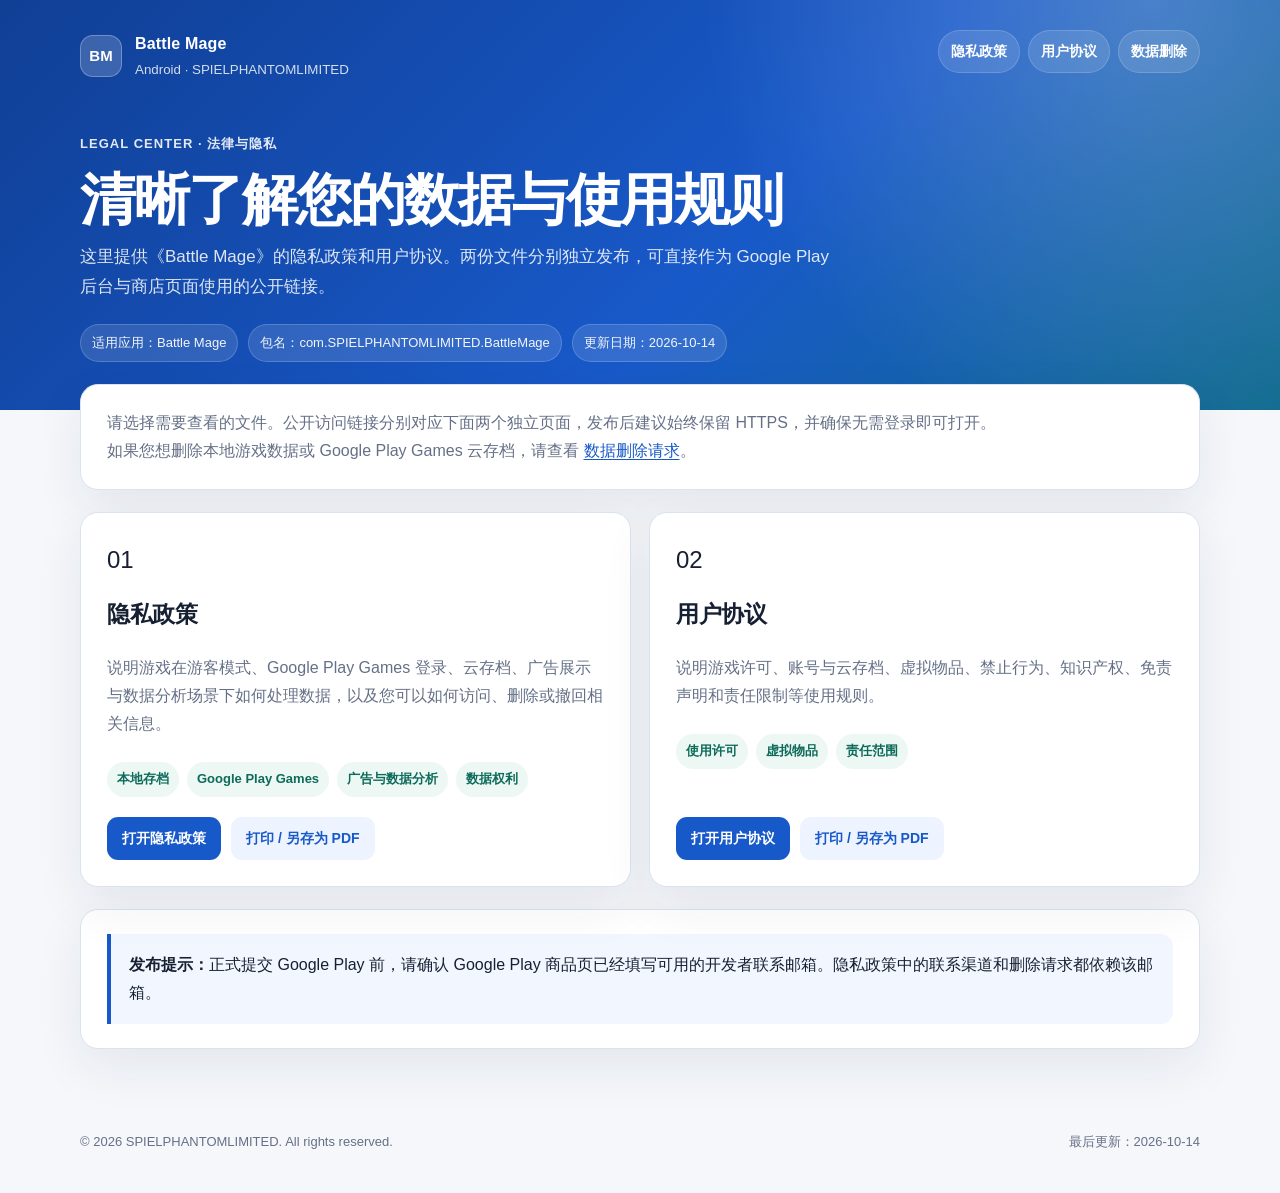
<file: legal-site/index.html>
<!doctype html>
<html lang="zh-CN">
<head>
  <meta charset="utf-8">
  <meta name="viewport" content="width=device-width, initial-scale=1">
  <meta name="theme-color" content="#1859c9">
  <meta name="description" content="《Battle Mage》隐私政策与用户协议入口。">
  <title>Battle Mage | 法律与隐私</title>
  <link rel="stylesheet" href="styles.css">
</head>
<body>
  <header class="site-header">
    <div class="shell">
      <div class="header-row">
        <div class="brand">
          <div class="brand-mark">BM</div>
          <div>Battle Mage<small>Android · SPIELPHANTOMLIMITED</small></div>
        </div>
        <nav class="topnav" aria-label="法律文件导航">
          <a href="privacy-policy.html">隐私政策</a>
          <a href="terms-of-service.html">用户协议</a>
          <a href="data-deletion.html">数据删除</a>
        </nav>
      </div>
      <div class="hero">
        <span class="eyebrow">Legal Center · 法律与隐私</span>
        <h1>清晰了解您的数据与使用规则</h1>
        <p>这里提供《Battle Mage》的隐私政策和用户协议。两份文件分别独立发布，可直接作为 Google Play 后台与商店页面使用的公开链接。</p>
        <div class="meta-row">
          <span class="meta-pill">适用应用：Battle Mage</span>
          <span class="meta-pill">包名：com.SPIELPHANTOMLIMITED.BattleMage</span>
          <span class="meta-pill">更新日期：2026-10-14</span>
        </div>
      </div>
    </div>
  </header>

  <div class="shell page">
    <div class="panel intro-card">
      <p>请选择需要查看的文件。公开访问链接分别对应下面两个独立页面，发布后建议始终保留 HTTPS，并确保无需登录即可打开。</p>
      <p>如果您想删除本地游戏数据或 Google Play Games 云存档，请查看 <a href="data-deletion.html">数据删除请求</a>。</p>
    </div>

    <div class="home-grid">
      <article class="panel doc-card">
        <div class="icon" aria-hidden="true">01</div>
        <h2>隐私政策</h2>
        <p>说明游戏在游客模式、Google Play Games 登录、云存档、广告展示与数据分析场景下如何处理数据，以及您可以如何访问、删除或撤回相关信息。</p>
        <div class="badge-row">
          <span class="badge">本地存档</span>
          <span class="badge">Google Play Games</span>
          <span class="badge">广告与数据分析</span>
          <span class="badge">数据权利</span>
        </div>
        <div class="actions">
          <a class="button" href="privacy-policy.html">打开隐私政策</a>
          <a class="button secondary" href="privacy-policy.html#print">打印 / 另存为 PDF</a>
        </div>
      </article>

      <article class="panel doc-card">
        <div class="icon" aria-hidden="true">02</div>
        <h2>用户协议</h2>
        <p>说明游戏许可、账号与云存档、虚拟物品、禁止行为、知识产权、免责声明和责任限制等使用规则。</p>
        <div class="badge-row">
          <span class="badge">使用许可</span>
          <span class="badge">虚拟物品</span>
          <span class="badge">责任范围</span>
        </div>
        <div class="actions">
          <a class="button" href="terms-of-service.html">打开用户协议</a>
          <a class="button secondary" href="terms-of-service.html#print">打印 / 另存为 PDF</a>
        </div>
      </article>
    </div>

    <div class="panel intro-card" style="margin-top: 22px;">
      <div class="notice">
        <strong>发布提示：</strong>正式提交 Google Play 前，请确认 Google Play 商品页已经填写可用的开发者联系邮箱。隐私政策中的联系渠道和删除请求都依赖该邮箱。
      </div>
    </div>
  </div>

  <footer class="site-footer">
    <div class="shell">
      <span>© 2026 SPIELPHANTOMLIMITED. All rights reserved.</span>
      <span>最后更新：2026-10-14</span>
    </div>
  </footer>
</body>
</html>
</file>
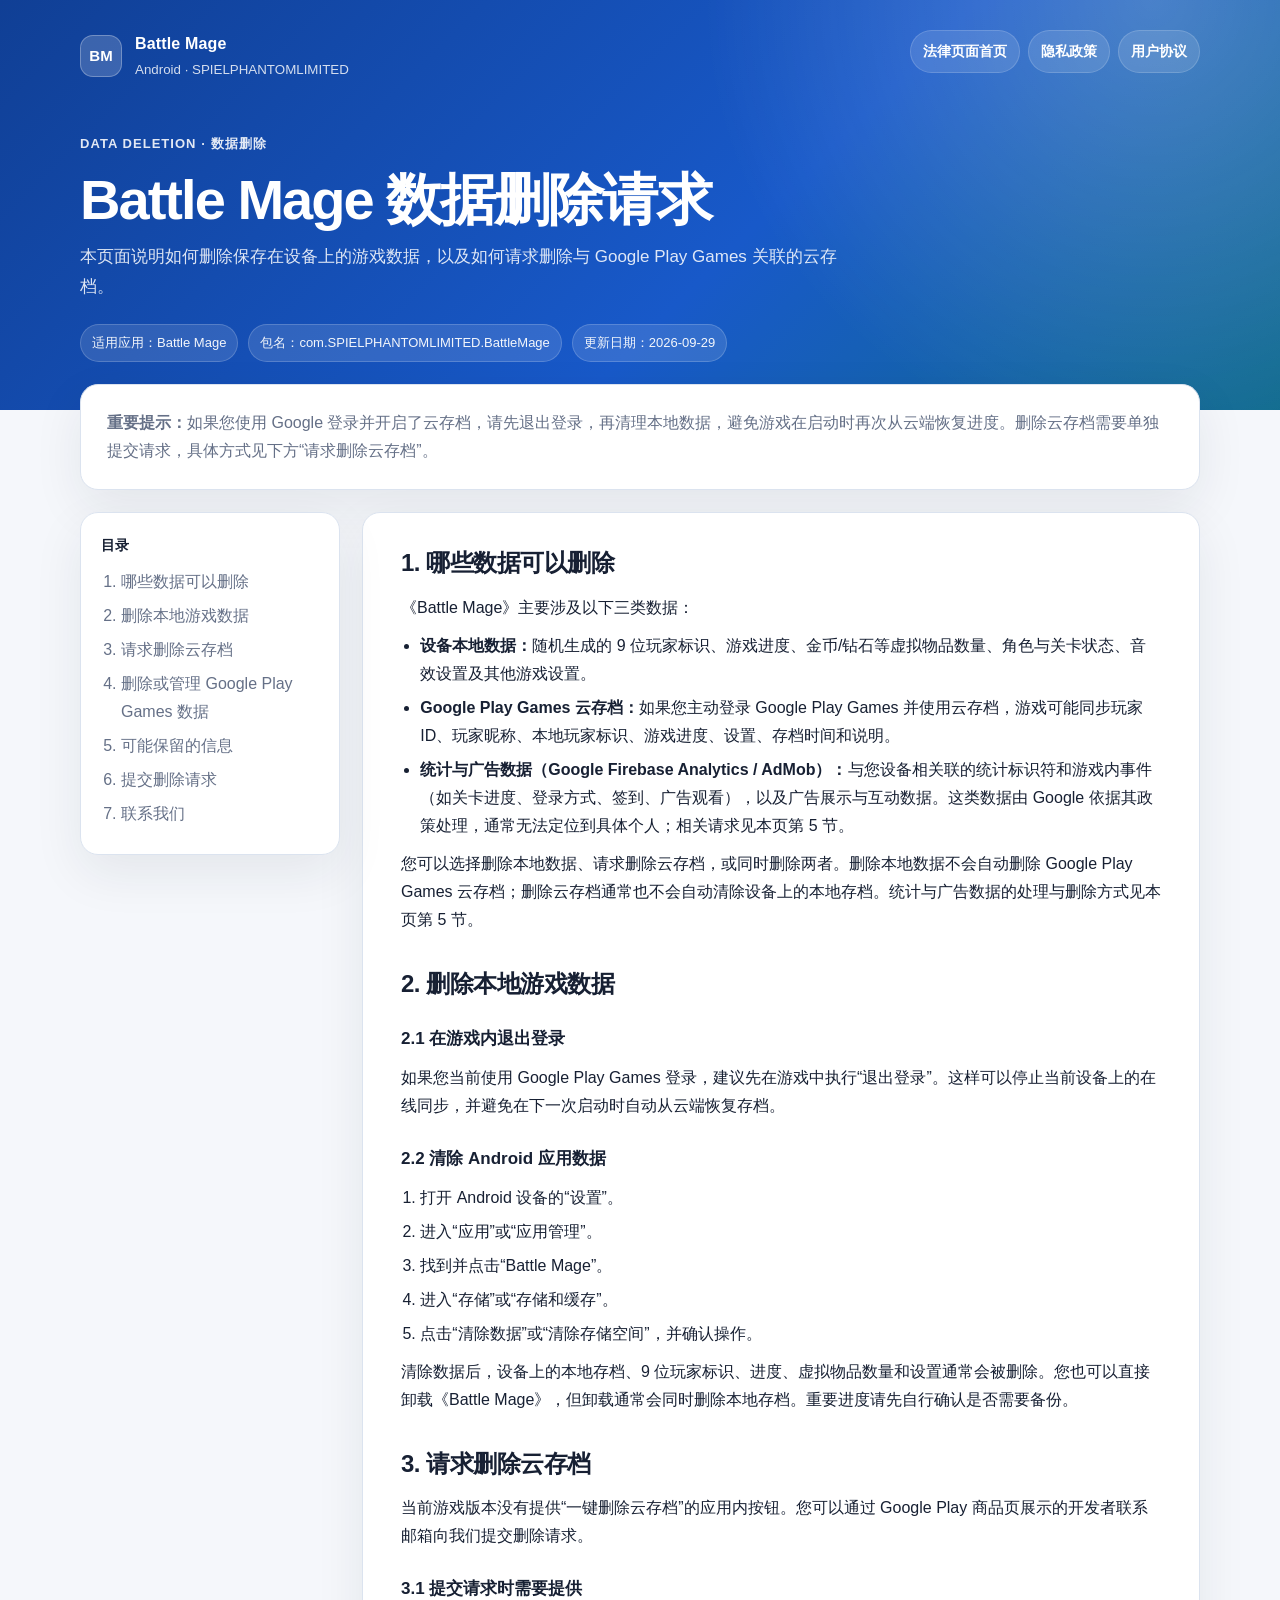
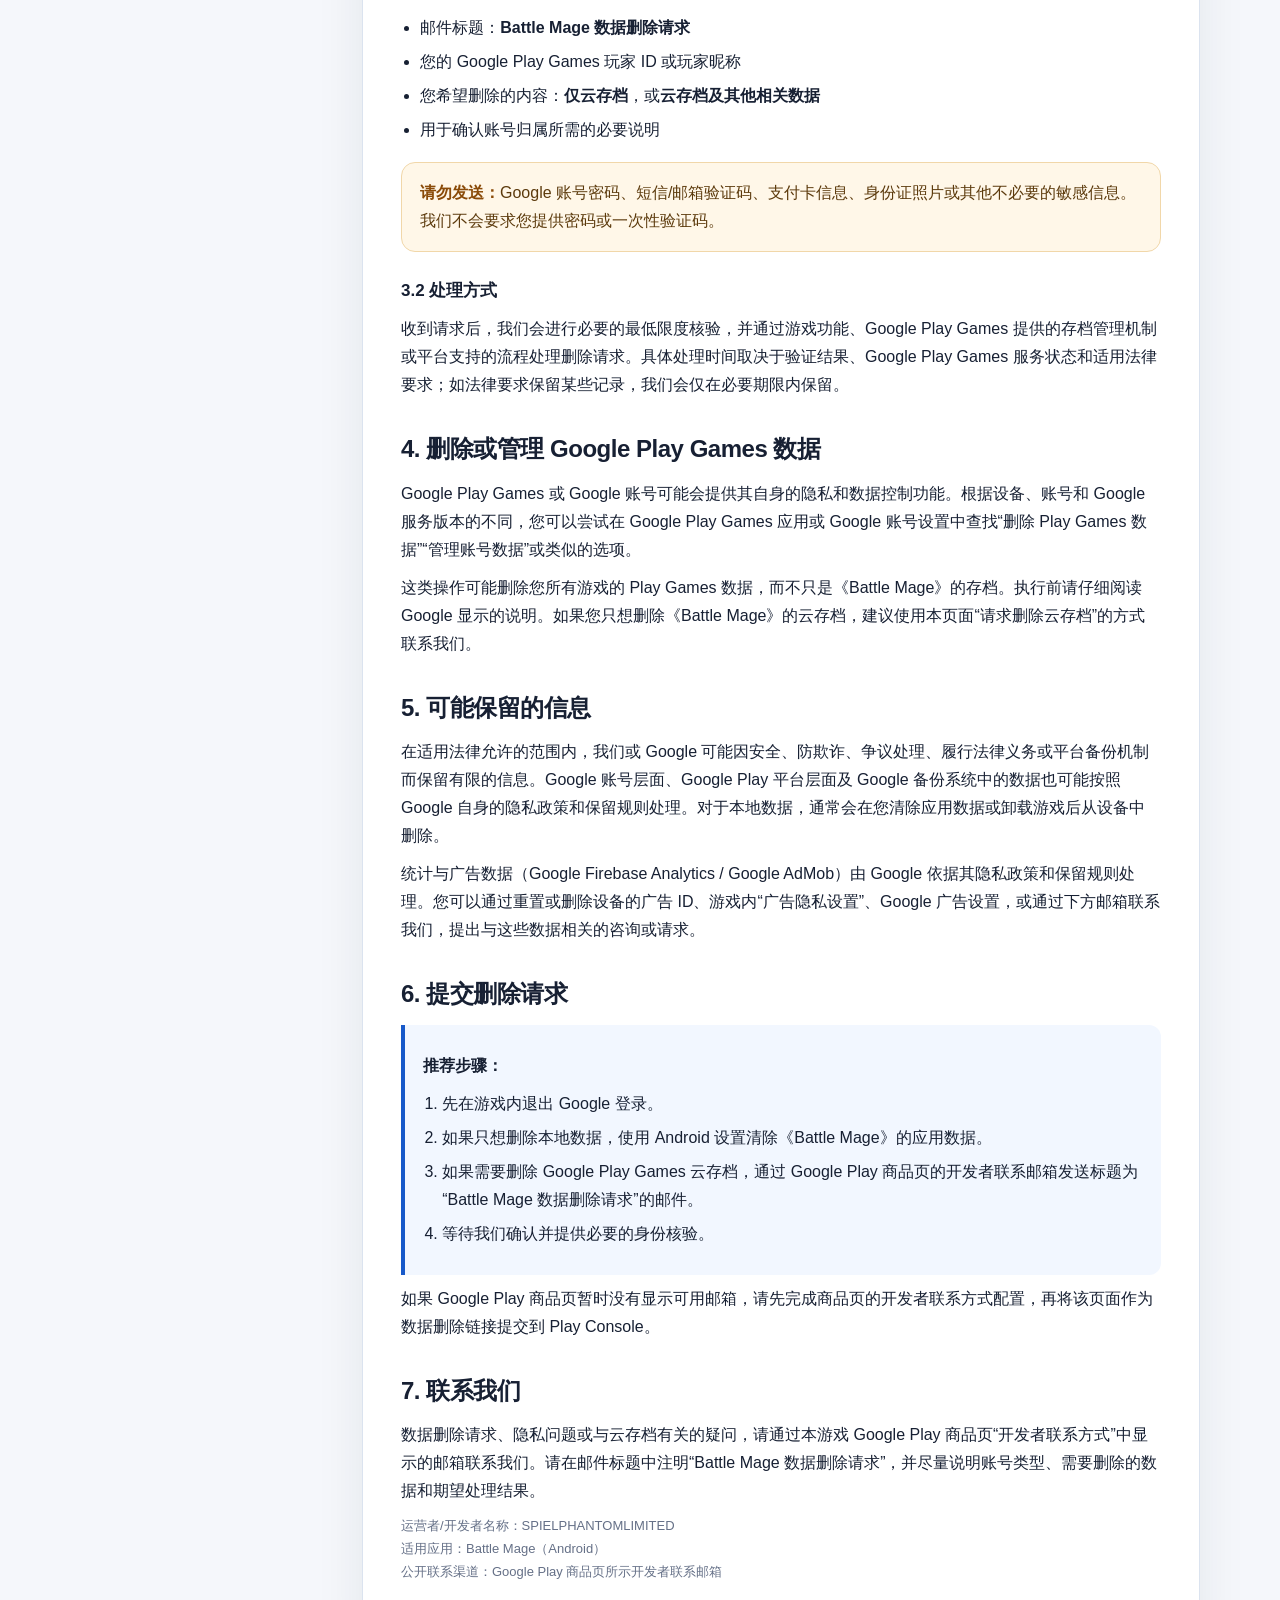
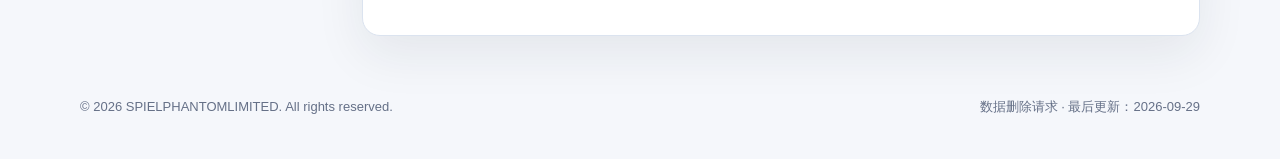
<file: legal-site/data-deletion.html>
<!doctype html>
<html lang="zh-CN">
<head>
  <meta charset="utf-8">
  <meta name="viewport" content="width=device-width, initial-scale=1">
  <meta name="theme-color" content="#1859c9">
  <meta name="description" content="《Battle Mage》数据删除请求页面：说明如何删除本地游戏数据和 Google Play Games 云存档。">
  <title>Battle Mage 数据删除请求</title>
  <link rel="stylesheet" href="styles.css">
</head>
<body>
  <header class="site-header">
    <div class="shell">
      <div class="header-row">
        <div class="brand">
          <div class="brand-mark">BM</div>
          <div>Battle Mage<small>Android · SPIELPHANTOMLIMITED</small></div>
        </div>
        <nav class="topnav" aria-label="法律文件导航">
          <a href="index.html">法律页面首页</a>
          <a href="privacy-policy.html">隐私政策</a>
          <a href="terms-of-service.html">用户协议</a>
        </nav>
      </div>
      <div class="hero">
        <span class="eyebrow">Data Deletion · 数据删除</span>
        <h1>Battle Mage 数据删除请求</h1>
        <p>本页面说明如何删除保存在设备上的游戏数据，以及如何请求删除与 Google Play Games 关联的云存档。</p>
        <div class="meta-row">
          <span class="meta-pill">适用应用：Battle Mage</span>
          <span class="meta-pill">包名：com.SPIELPHANTOMLIMITED.BattleMage</span>
          <span class="meta-pill">更新日期：2026-09-29</span>
        </div>
      </div>
    </div>
  </header>

  <div class="shell page">
    <div class="panel intro-card">
      <p><strong>重要提示：</strong>如果您使用 Google 登录并开启了云存档，请先退出登录，再清理本地数据，避免游戏在启动时再次从云端恢复进度。删除云存档需要单独提交请求，具体方式见下方“请求删除云存档”。</p>
    </div>

    <div class="layout">
      <aside class="panel toc" aria-label="目录">
        <strong>目录</strong>
        <ol>
          <li><a href="#what">哪些数据可以删除</a></li>
          <li><a href="#local">删除本地游戏数据</a></li>
          <li><a href="#cloud">请求删除云存档</a></li>
          <li><a href="#playgames">删除或管理 Google Play Games 数据</a></li>
          <li><a href="#retain">可能保留的信息</a></li>
          <li><a href="#request">提交删除请求</a></li>
          <li><a href="#contact">联系我们</a></li>
        </ol>
      </aside>

      <main class="panel">
        <article>
          <section id="what">
            <h2>1. 哪些数据可以删除</h2>
            <p>《Battle Mage》主要涉及以下三类数据：</p>
            <ul>
              <li><strong>设备本地数据：</strong>随机生成的 9 位玩家标识、游戏进度、金币/钻石等虚拟物品数量、角色与关卡状态、音效设置及其他游戏设置。</li>
              <li><strong>Google Play Games 云存档：</strong>如果您主动登录 Google Play Games 并使用云存档，游戏可能同步玩家 ID、玩家昵称、本地玩家标识、游戏进度、设置、存档时间和说明。</li>
              <li><strong>统计与广告数据（Google Firebase Analytics / AdMob）：</strong>与您设备相关联的统计标识符和游戏内事件（如关卡进度、登录方式、签到、广告观看），以及广告展示与互动数据。这类数据由 Google 依据其政策处理，通常无法定位到具体个人；相关请求见本页第 5 节。</li>
            </ul>
            <p>您可以选择删除本地数据、请求删除云存档，或同时删除两者。删除本地数据不会自动删除 Google Play Games 云存档；删除云存档通常也不会自动清除设备上的本地存档。统计与广告数据的处理与删除方式见本页第 5 节。</p>
          </section>

          <section id="local">
            <h2>2. 删除本地游戏数据</h2>
            <h3>2.1 在游戏内退出登录</h3>
            <p>如果您当前使用 Google Play Games 登录，建议先在游戏中执行“退出登录”。这样可以停止当前设备上的在线同步，并避免在下一次启动时自动从云端恢复存档。</p>
            <h3>2.2 清除 Android 应用数据</h3>
            <ol>
              <li>打开 Android 设备的“设置”。</li>
              <li>进入“应用”或“应用管理”。</li>
              <li>找到并点击“Battle Mage”。</li>
              <li>进入“存储”或“存储和缓存”。</li>
              <li>点击“清除数据”或“清除存储空间”，并确认操作。</li>
            </ol>
            <p>清除数据后，设备上的本地存档、9 位玩家标识、进度、虚拟物品数量和设置通常会被删除。您也可以直接卸载《Battle Mage》，但卸载通常会同时删除本地存档。重要进度请先自行确认是否需要备份。</p>
          </section>

          <section id="cloud">
            <h2>3. 请求删除云存档</h2>
            <p>当前游戏版本没有提供“一键删除云存档”的应用内按钮。您可以通过 Google Play 商品页展示的开发者联系邮箱向我们提交删除请求。</p>
            <h3>3.1 提交请求时需要提供</h3>
            <ul>
              <li>邮件标题：<strong>Battle Mage 数据删除请求</strong></li>
              <li>您的 Google Play Games 玩家 ID 或玩家昵称</li>
              <li>您希望删除的内容：<strong>仅云存档</strong>，或<strong>云存档及其他相关数据</strong></li>
              <li>用于确认账号归属所需的必要说明</li>
            </ul>
            <div class="callout">
              <strong>请勿发送：</strong>Google 账号密码、短信/邮箱验证码、支付卡信息、身份证照片或其他不必要的敏感信息。我们不会要求您提供密码或一次性验证码。
            </div>
            <h3>3.2 处理方式</h3>
            <p>收到请求后，我们会进行必要的最低限度核验，并通过游戏功能、Google Play Games 提供的存档管理机制或平台支持的流程处理删除请求。具体处理时间取决于验证结果、Google Play Games 服务状态和适用法律要求；如法律要求保留某些记录，我们会仅在必要期限内保留。</p>
          </section>

          <section id="playgames">
            <h2>4. 删除或管理 Google Play Games 数据</h2>
            <p>Google Play Games 或 Google 账号可能会提供其自身的隐私和数据控制功能。根据设备、账号和 Google 服务版本的不同，您可以尝试在 Google Play Games 应用或 Google 账号设置中查找“删除 Play Games 数据”“管理账号数据”或类似的选项。</p>
            <p>这类操作可能删除您所有游戏的 Play Games 数据，而不只是《Battle Mage》的存档。执行前请仔细阅读 Google 显示的说明。如果您只想删除《Battle Mage》的云存档，建议使用本页面“请求删除云存档”的方式联系我们。</p>
          </section>

          <section id="retain">
            <h2>5. 可能保留的信息</h2>
            <p>在适用法律允许的范围内，我们或 Google 可能因安全、防欺诈、争议处理、履行法律义务或平台备份机制而保留有限的信息。Google 账号层面、Google Play 平台层面及 Google 备份系统中的数据也可能按照 Google 自身的隐私政策和保留规则处理。对于本地数据，通常会在您清除应用数据或卸载游戏后从设备中删除。</p>
            <p>统计与广告数据（Google Firebase Analytics / Google AdMob）由 Google 依据其隐私政策和保留规则处理。您可以通过重置或删除设备的广告 ID、游戏内“广告隐私设置”、Google 广告设置，或通过下方邮箱联系我们，提出与这些数据相关的咨询或请求。</p>
          </section>

          <section id="request">
            <h2>6. 提交删除请求</h2>
            <div class="notice">
              <p><strong>推荐步骤：</strong></p>
              <ol>
                <li>先在游戏内退出 Google 登录。</li>
                <li>如果只想删除本地数据，使用 Android 设置清除《Battle Mage》的应用数据。</li>
                <li>如果需要删除 Google Play Games 云存档，通过 Google Play 商品页的开发者联系邮箱发送标题为“Battle Mage 数据删除请求”的邮件。</li>
                <li>等待我们确认并提供必要的身份核验。</li>
              </ol>
            </div>
            <p>如果 Google Play 商品页暂时没有显示可用邮箱，请先完成商品页的开发者联系方式配置，再将该页面作为数据删除链接提交到 Play Console。</p>
          </section>

          <section id="contact">
            <h2>7. 联系我们</h2>
            <p>数据删除请求、隐私问题或与云存档有关的疑问，请通过本游戏 Google Play 商品页“开发者联系方式”中显示的邮箱联系我们。请在邮件标题中注明“Battle Mage 数据删除请求”，并尽量说明账号类型、需要删除的数据和期望处理结果。</p>
            <p class="muted small">运营者/开发者名称：SPIELPHANTOMLIMITED<br>适用应用：Battle Mage（Android）<br>公开联系渠道：Google Play 商品页所示开发者联系邮箱</p>
          </section>
        </article>
      </main>
    </div>
  </div>

  <footer class="site-footer">
    <div class="shell">
      <span>© 2026 SPIELPHANTOMLIMITED. All rights reserved.</span>
      <span>数据删除请求 · 最后更新：2026-09-29</span>
    </div>
  </footer>
</body>
</html>
</file>
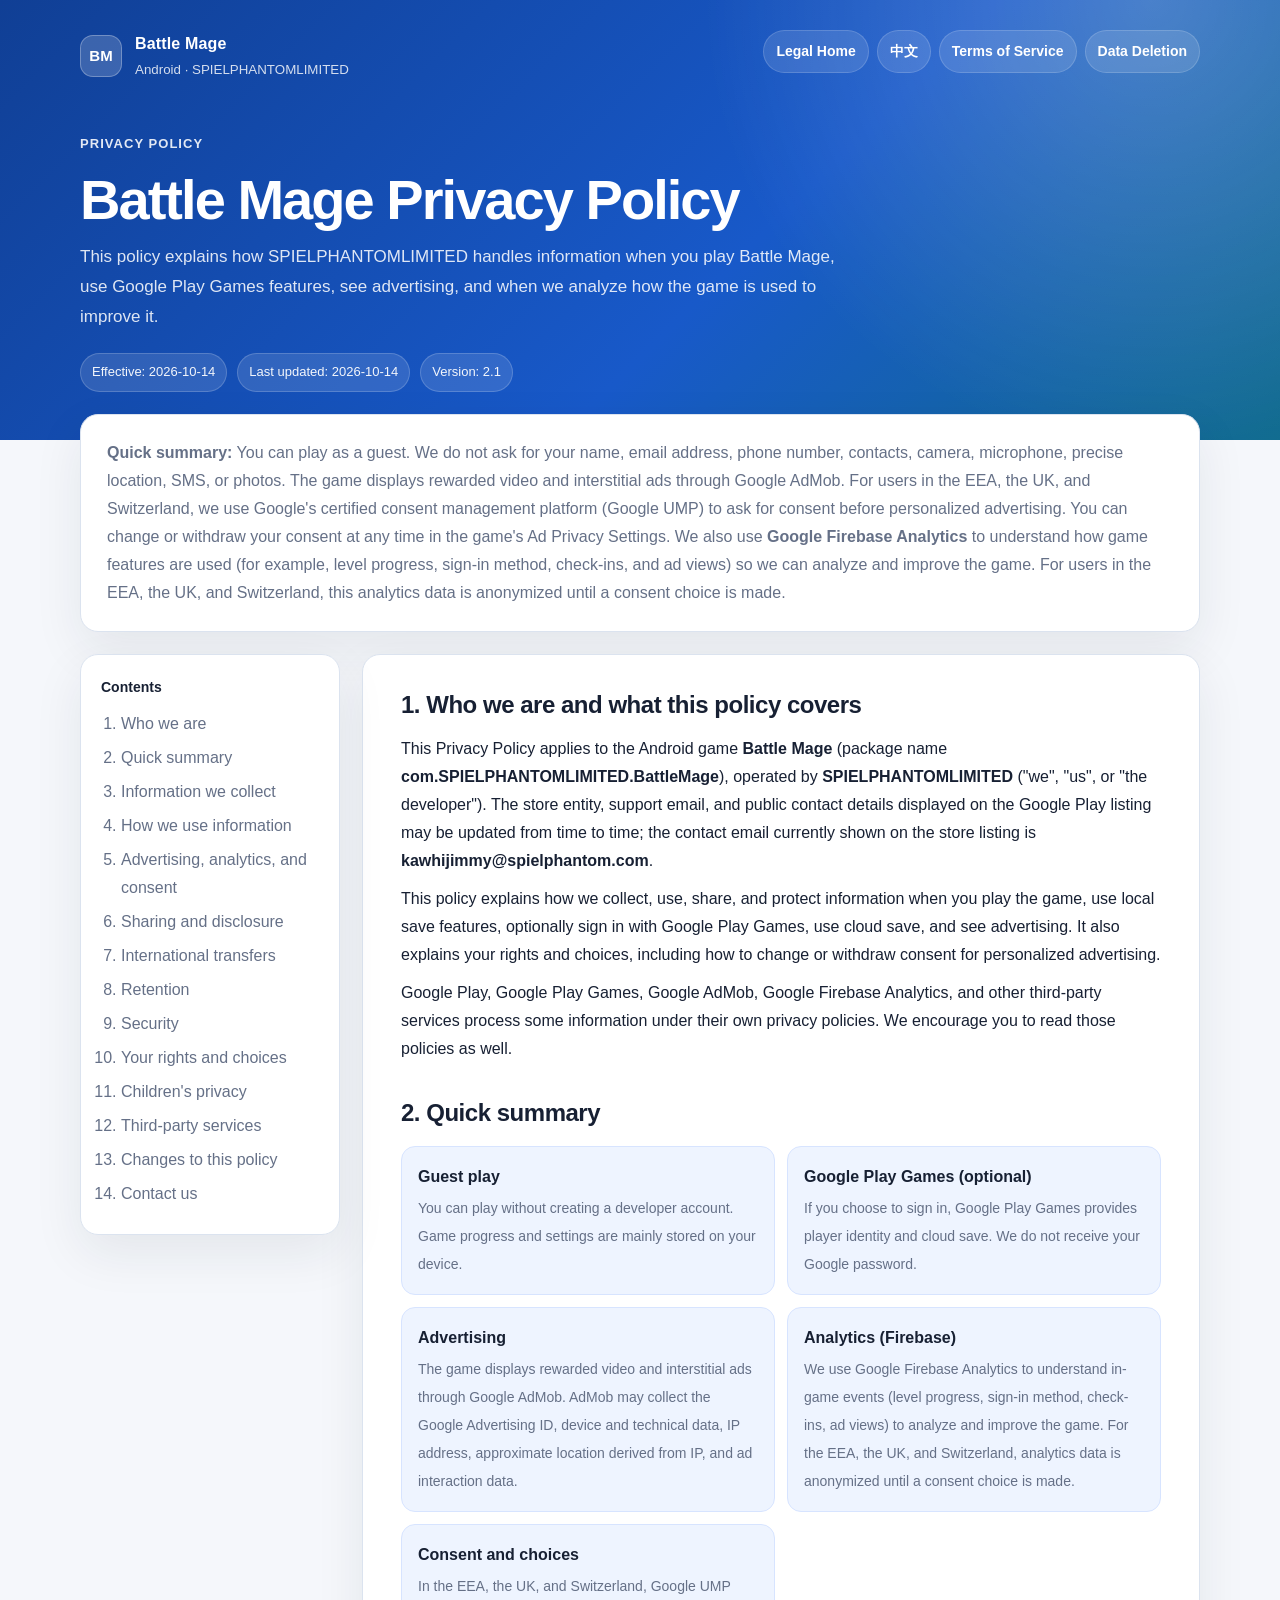
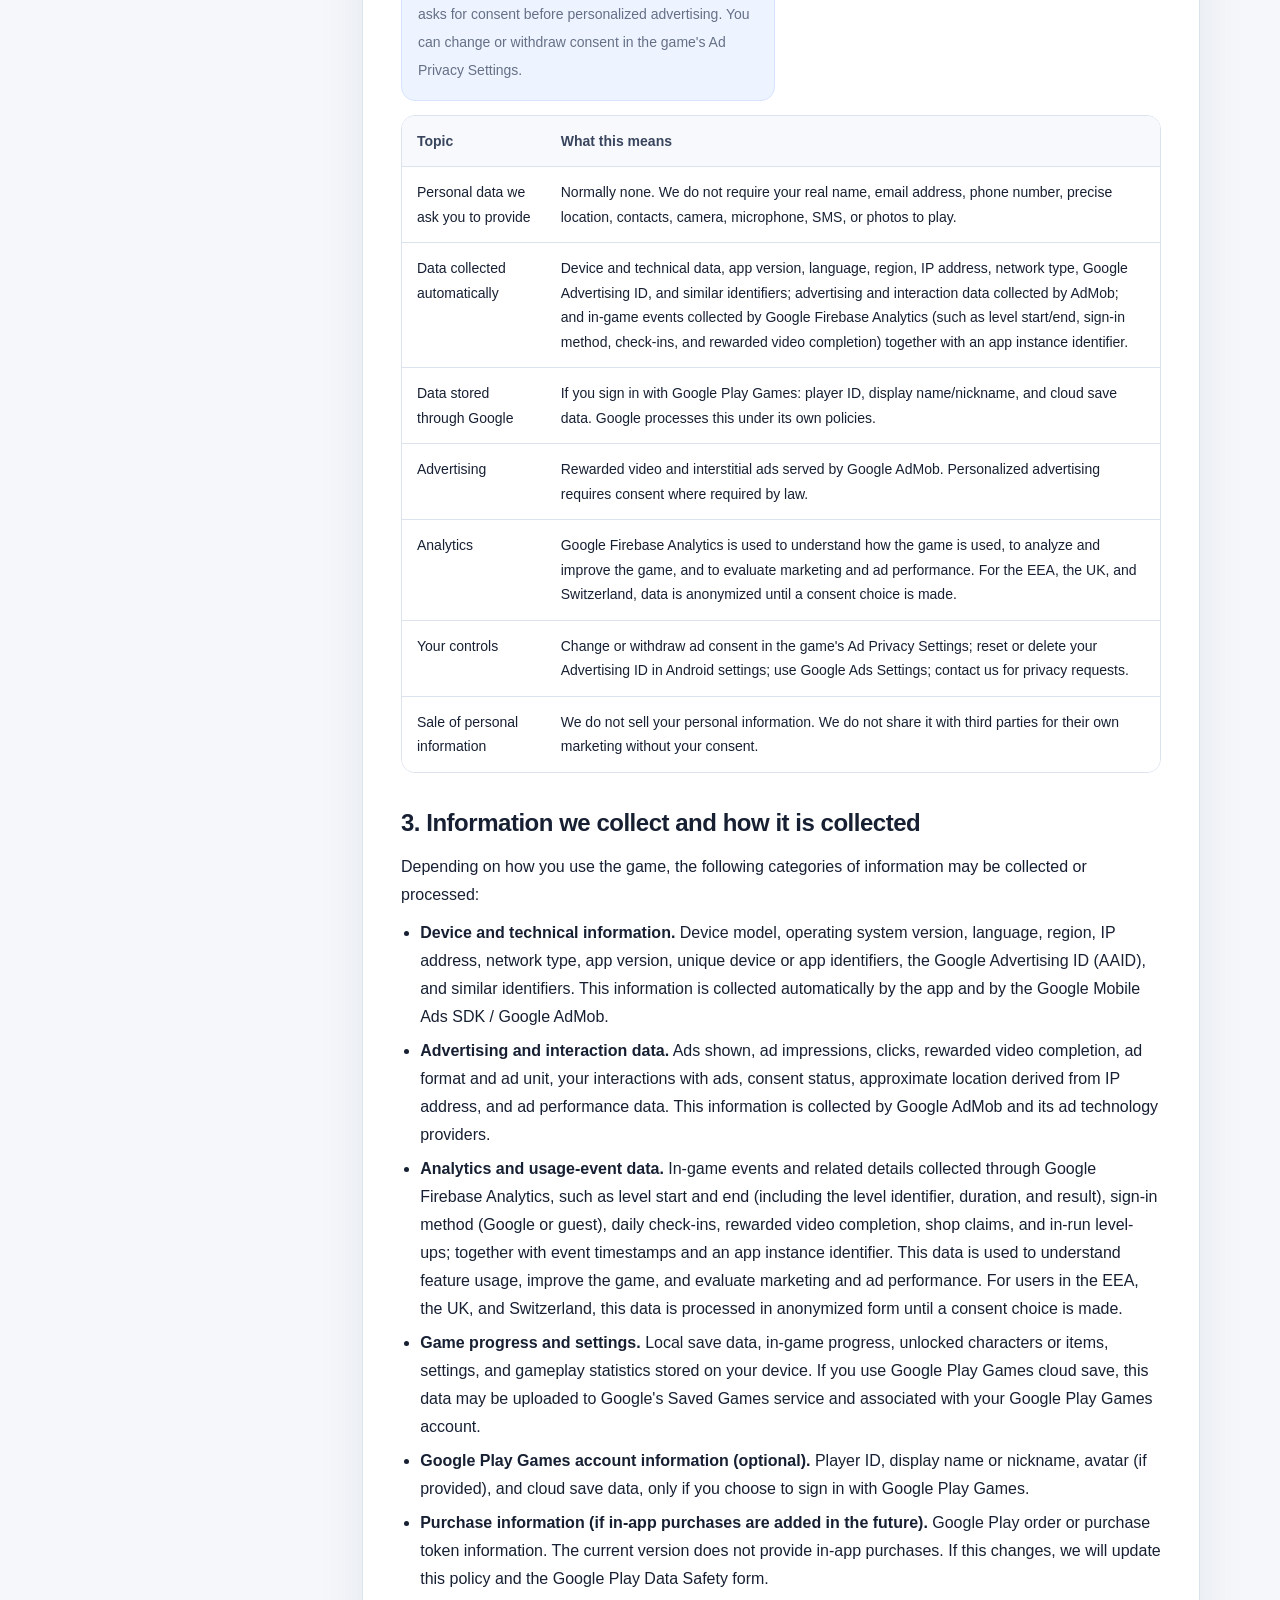
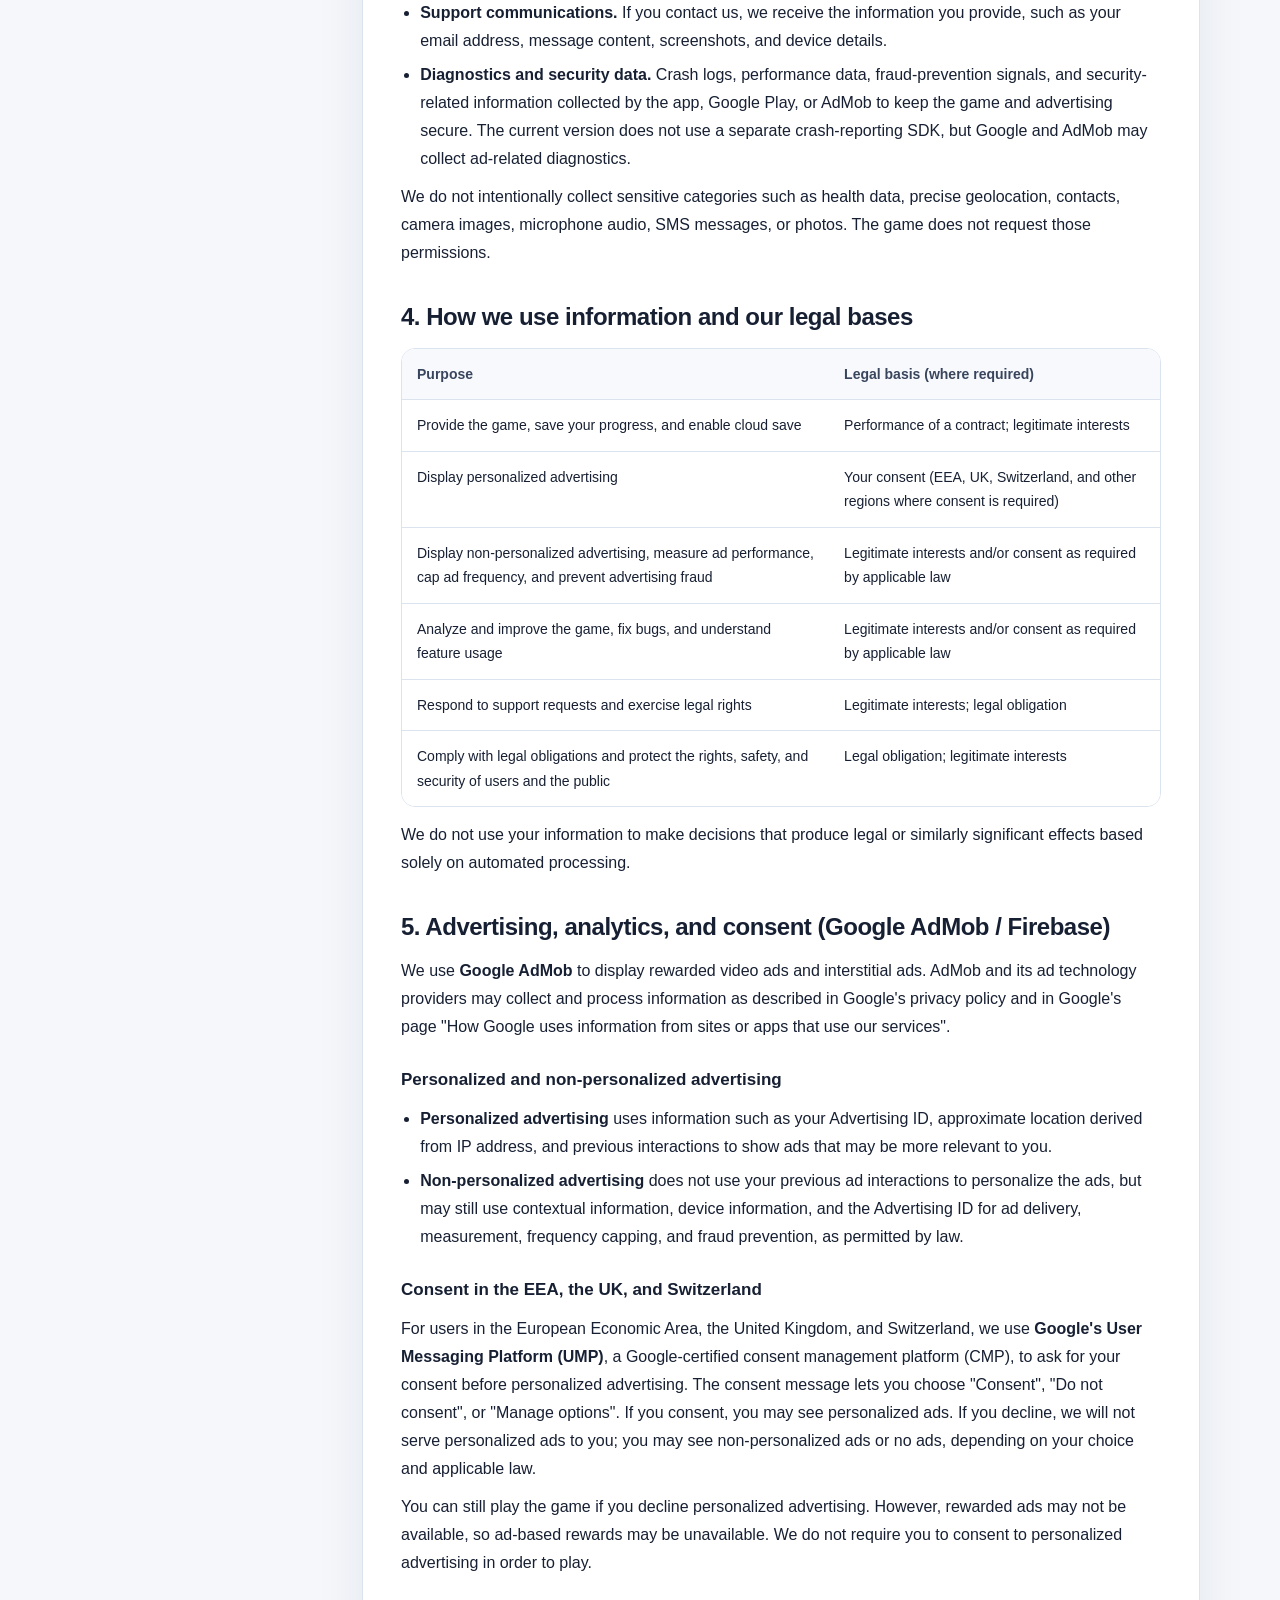
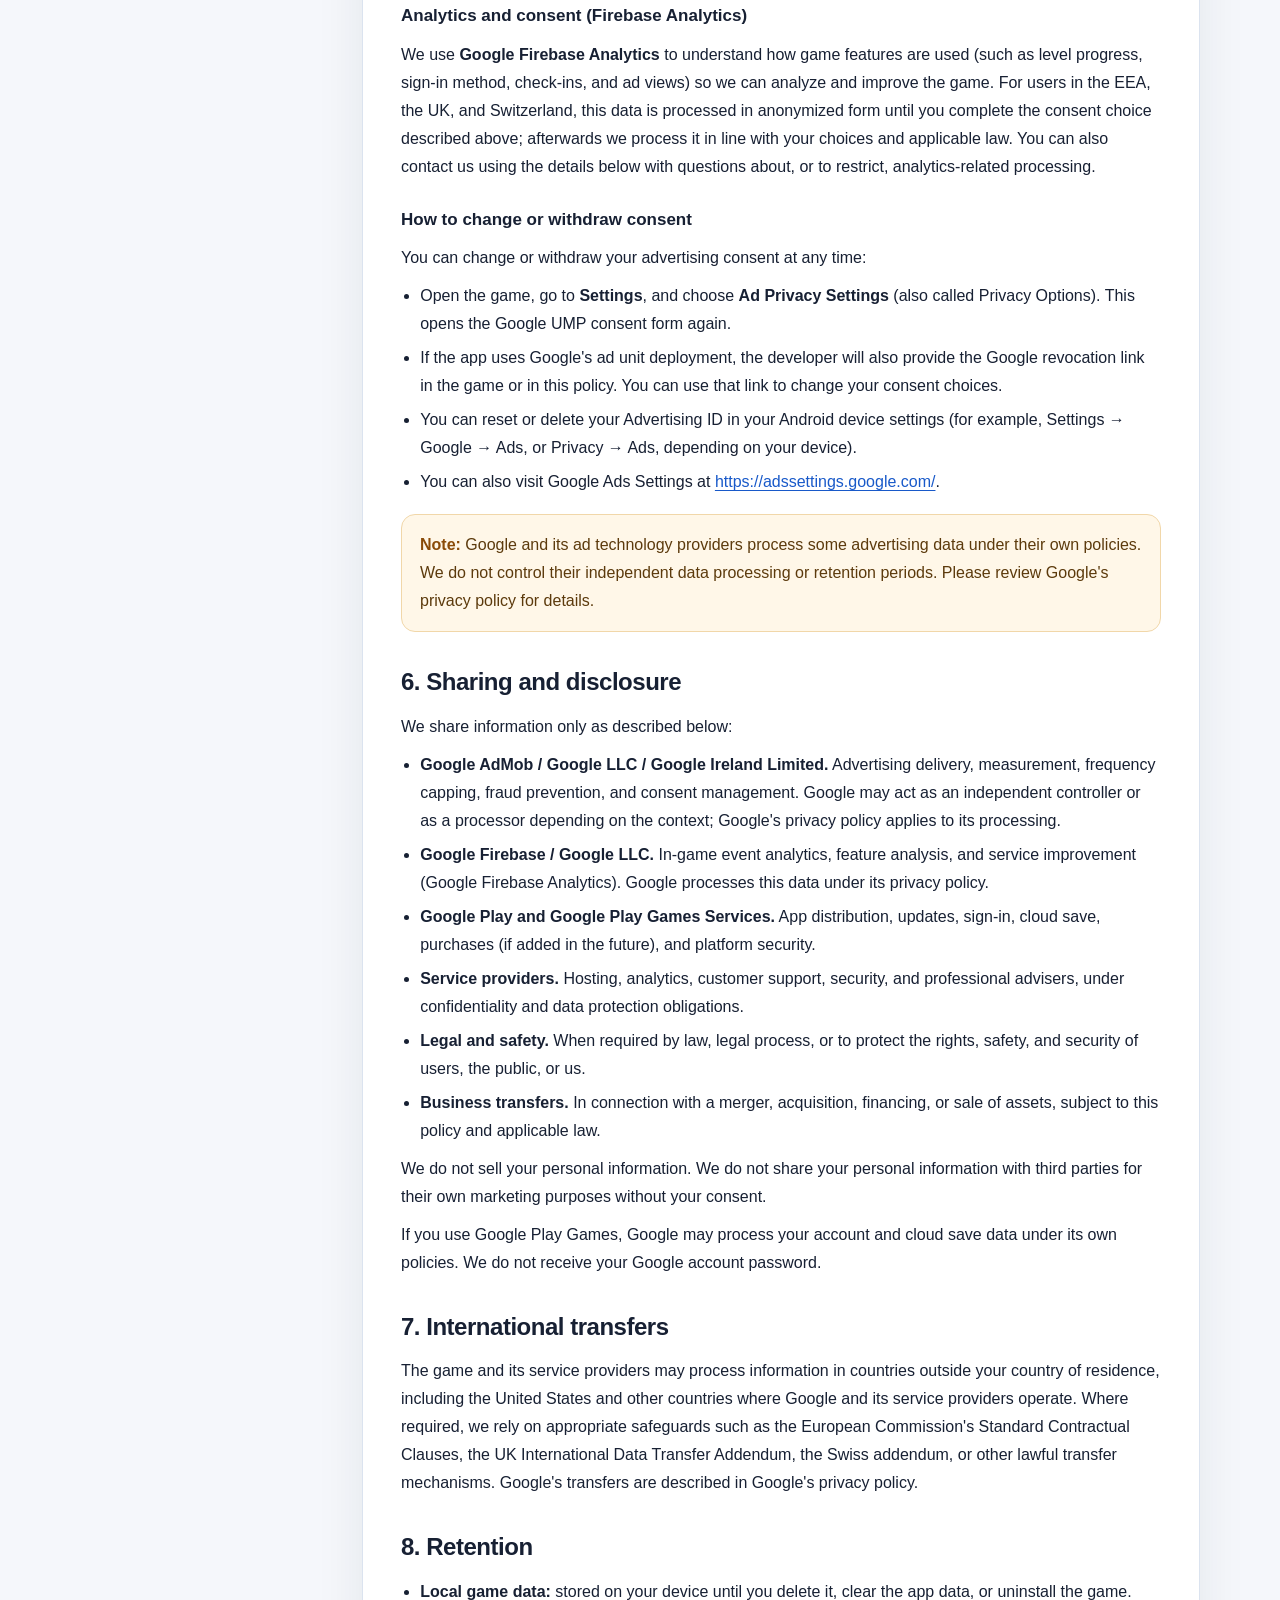
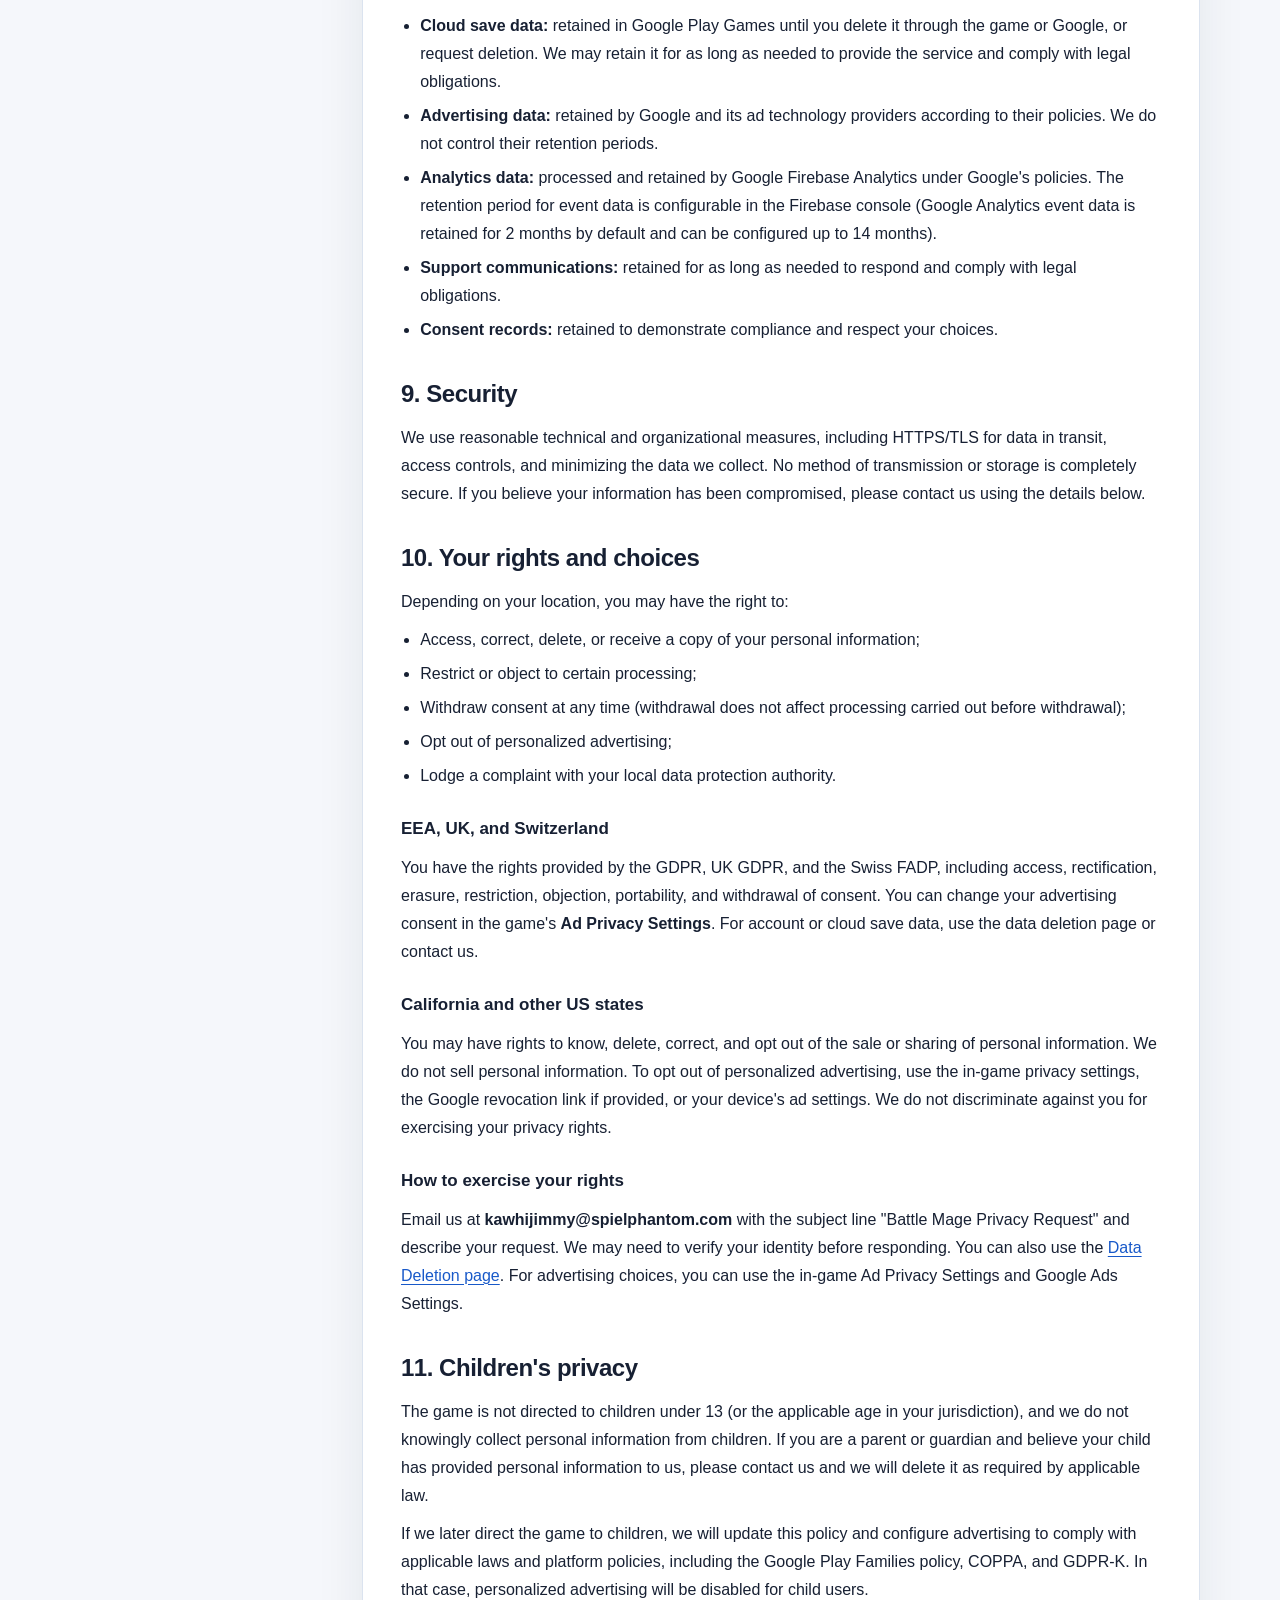
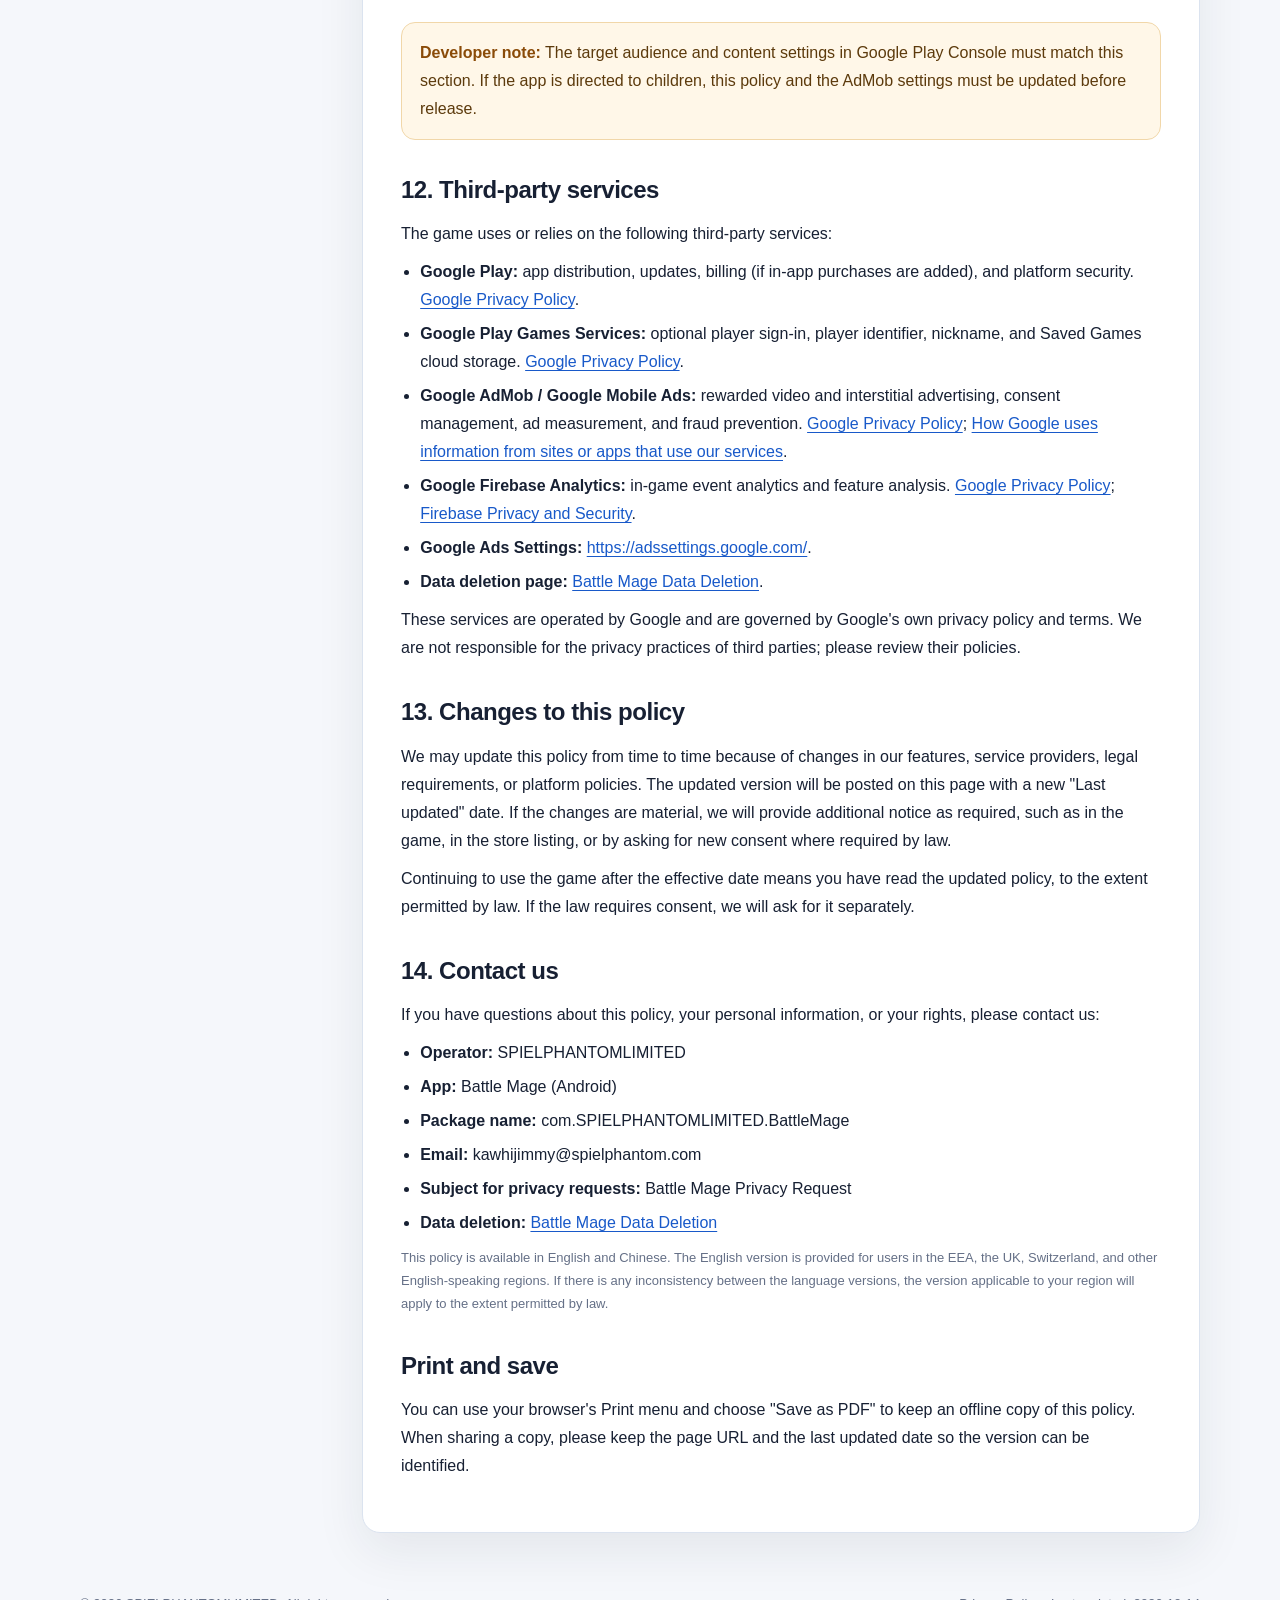
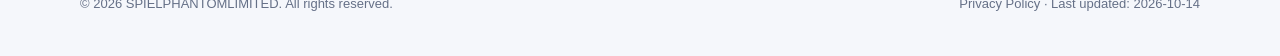
<file: legal-site/privacy-policy-en.html>
<!doctype html>
<html lang="en">
<head>
  <meta charset="utf-8">
  <meta name="viewport" content="width=device-width, initial-scale=1">
  <meta name="theme-color" content="#1859c9">
  <meta name="description" content="Battle Mage Privacy Policy: local data, Google Play Games, Google AdMob advertising, Firebase Analytics, consent management, data rights, and contact information.">
  <title>Battle Mage Privacy Policy</title>
  <link rel="stylesheet" href="styles.css">
</head>
<body>
  <header class="site-header">
    <div class="shell">
      <div class="header-row">
        <div class="brand">
          <div class="brand-mark">BM</div>
          <div>Battle Mage<small>Android · SPIELPHANTOMLIMITED</small></div>
        </div>
        <nav class="topnav" aria-label="Legal navigation">
          <a href="index.html">Legal Home</a>
          <a href="privacy-policy.html">中文</a>
          <a href="terms-of-service.html">Terms of Service</a>
          <a href="data-deletion.html">Data Deletion</a>
        </nav>
      </div>
      <div class="hero">
        <span class="eyebrow">Privacy Policy</span>
        <h1>Battle Mage Privacy Policy</h1>
        <p>This policy explains how SPIELPHANTOMLIMITED handles information when you play Battle Mage, use Google Play Games features, see advertising, and when we analyze how the game is used to improve it.</p>
        <div class="meta-row">
          <span class="meta-pill">Effective: 2026-10-14</span>
          <span class="meta-pill">Last updated: 2026-10-14</span>
          <span class="meta-pill">Version: 2.1</span>
        </div>
      </div>
    </div>
  </header>

  <div class="shell page">
    <div class="panel intro-card">
      <p><strong>Quick summary:</strong> You can play as a guest. We do not ask for your name, email address, phone number, contacts, camera, microphone, precise location, SMS, or photos. The game displays rewarded video and interstitial ads through Google AdMob. For users in the EEA, the UK, and Switzerland, we use Google's certified consent management platform (Google UMP) to ask for consent before personalized advertising. You can change or withdraw your consent at any time in the game's Ad Privacy Settings. We also use <strong>Google Firebase Analytics</strong> to understand how game features are used (for example, level progress, sign-in method, check-ins, and ad views) so we can analyze and improve the game. For users in the EEA, the UK, and Switzerland, this analytics data is anonymized until a consent choice is made.</p>
    </div>

    <div class="layout">
      <aside class="panel toc" aria-label="Table of contents">
        <strong>Contents</strong>
        <ol>
          <li><a href="#scope">Who we are</a></li>
          <li><a href="#summary">Quick summary</a></li>
          <li><a href="#collect">Information we collect</a></li>
          <li><a href="#purpose">How we use information</a></li>
          <li><a href="#ads">Advertising, analytics, and consent</a></li>
          <li><a href="#share">Sharing and disclosure</a></li>
          <li><a href="#transfer">International transfers</a></li>
          <li><a href="#retention">Retention</a></li>
          <li><a href="#security">Security</a></li>
          <li><a href="#rights">Your rights and choices</a></li>
          <li><a href="#children">Children's privacy</a></li>
          <li><a href="#thirdparty">Third-party services</a></li>
          <li><a href="#changes">Changes to this policy</a></li>
          <li><a href="#contact">Contact us</a></li>
        </ol>
      </aside>

      <main class="panel">
        <article>
          <section id="scope">
            <h2>1. Who we are and what this policy covers</h2>
            <p>This Privacy Policy applies to the Android game <strong>Battle Mage</strong> (package name <strong>com.SPIELPHANTOMLIMITED.BattleMage</strong>), operated by <strong>SPIELPHANTOMLIMITED</strong> ("we", "us", or "the developer"). The store entity, support email, and public contact details displayed on the Google Play listing may be updated from time to time; the contact email currently shown on the store listing is <strong>kawhijimmy@spielphantom.com</strong>.</p>
            <p>This policy explains how we collect, use, share, and protect information when you play the game, use local save features, optionally sign in with Google Play Games, use cloud save, and see advertising. It also explains your rights and choices, including how to change or withdraw consent for personalized advertising.</p>
            <p>Google Play, Google Play Games, Google AdMob, Google Firebase Analytics, and other third-party services process some information under their own privacy policies. We encourage you to read those policies as well.</p>
          </section>

          <section id="summary">
            <h2>2. Quick summary</h2>
            <div class="summary-grid">
              <div class="summary-card">
                <strong>Guest play</strong>
                <span>You can play without creating a developer account. Game progress and settings are mainly stored on your device.</span>
              </div>
              <div class="summary-card">
                <strong>Google Play Games (optional)</strong>
                <span>If you choose to sign in, Google Play Games provides player identity and cloud save. We do not receive your Google password.</span>
              </div>
              <div class="summary-card">
                <strong>Advertising</strong>
                <span>The game displays rewarded video and interstitial ads through Google AdMob. AdMob may collect the Google Advertising ID, device and technical data, IP address, approximate location derived from IP, and ad interaction data.</span>
              </div>
              <div class="summary-card">
                <strong>Analytics (Firebase)</strong>
                <span>We use Google Firebase Analytics to understand in-game events (level progress, sign-in method, check-ins, ad views) to analyze and improve the game. For the EEA, the UK, and Switzerland, analytics data is anonymized until a consent choice is made.</span>
              </div>
              <div class="summary-card">
                <strong>Consent and choices</strong>
                <span>In the EEA, the UK, and Switzerland, Google UMP asks for consent before personalized advertising. You can change or withdraw consent in the game's Ad Privacy Settings.</span>
              </div>
            </div>

            <div class="table-wrap">
              <table>
                <thead>
                  <tr>
                    <th>Topic</th>
                    <th>What this means</th>
                  </tr>
                </thead>
                <tbody>
                  <tr>
                    <td>Personal data we ask you to provide</td>
                    <td>Normally none. We do not require your real name, email address, phone number, precise location, contacts, camera, microphone, SMS, or photos to play.</td>
                  </tr>
                  <tr>
                    <td>Data collected automatically</td>
                    <td>Device and technical data, app version, language, region, IP address, network type, Google Advertising ID, and similar identifiers; advertising and interaction data collected by AdMob; and in-game events collected by Google Firebase Analytics (such as level start/end, sign-in method, check-ins, and rewarded video completion) together with an app instance identifier.</td>
                  </tr>
                  <tr>
                    <td>Data stored through Google</td>
                    <td>If you sign in with Google Play Games: player ID, display name/nickname, and cloud save data. Google processes this under its own policies.</td>
                  </tr>
                  <tr>
                    <td>Advertising</td>
                    <td>Rewarded video and interstitial ads served by Google AdMob. Personalized advertising requires consent where required by law.</td>
                  </tr>
                  <tr>
                    <td>Analytics</td>
                    <td>Google Firebase Analytics is used to understand how the game is used, to analyze and improve the game, and to evaluate marketing and ad performance. For the EEA, the UK, and Switzerland, data is anonymized until a consent choice is made.</td>
                  </tr>
                  <tr>
                    <td>Your controls</td>
                    <td>Change or withdraw ad consent in the game's Ad Privacy Settings; reset or delete your Advertising ID in Android settings; use Google Ads Settings; contact us for privacy requests.</td>
                  </tr>
                  <tr>
                    <td>Sale of personal information</td>
                    <td>We do not sell your personal information. We do not share it with third parties for their own marketing without your consent.</td>
                  </tr>
                </tbody>
              </table>
            </div>
          </section>

          <section id="collect">
            <h2>3. Information we collect and how it is collected</h2>
            <p>Depending on how you use the game, the following categories of information may be collected or processed:</p>
            <ul>
              <li><strong>Device and technical information.</strong> Device model, operating system version, language, region, IP address, network type, app version, unique device or app identifiers, the Google Advertising ID (AAID), and similar identifiers. This information is collected automatically by the app and by the Google Mobile Ads SDK / Google AdMob.</li>
              <li><strong>Advertising and interaction data.</strong> Ads shown, ad impressions, clicks, rewarded video completion, ad format and ad unit, your interactions with ads, consent status, approximate location derived from IP address, and ad performance data. This information is collected by Google AdMob and its ad technology providers.</li>
              <li><strong>Analytics and usage-event data.</strong> In-game events and related details collected through Google Firebase Analytics, such as level start and end (including the level identifier, duration, and result), sign-in method (Google or guest), daily check-ins, rewarded video completion, shop claims, and in-run level-ups; together with event timestamps and an app instance identifier. This data is used to understand feature usage, improve the game, and evaluate marketing and ad performance. For users in the EEA, the UK, and Switzerland, this data is processed in anonymized form until a consent choice is made.</li>
              <li><strong>Game progress and settings.</strong> Local save data, in-game progress, unlocked characters or items, settings, and gameplay statistics stored on your device. If you use Google Play Games cloud save, this data may be uploaded to Google's Saved Games service and associated with your Google Play Games account.</li>
              <li><strong>Google Play Games account information (optional).</strong> Player ID, display name or nickname, avatar (if provided), and cloud save data, only if you choose to sign in with Google Play Games.</li>
              <li><strong>Purchase information (if in-app purchases are added in the future).</strong> Google Play order or purchase token information. The current version does not provide in-app purchases. If this changes, we will update this policy and the Google Play Data Safety form.</li>
              <li><strong>Support communications.</strong> If you contact us, we receive the information you provide, such as your email address, message content, screenshots, and device details.</li>
              <li><strong>Diagnostics and security data.</strong> Crash logs, performance data, fraud-prevention signals, and security-related information collected by the app, Google Play, or AdMob to keep the game and advertising secure. The current version does not use a separate crash-reporting SDK, but Google and AdMob may collect ad-related diagnostics.</li>
            </ul>
            <p>We do not intentionally collect sensitive categories such as health data, precise geolocation, contacts, camera images, microphone audio, SMS messages, or photos. The game does not request those permissions.</p>
          </section>

          <section id="purpose">
            <h2>4. How we use information and our legal bases</h2>
            <div class="table-wrap">
              <table>
                <thead>
                  <tr>
                    <th>Purpose</th>
                    <th>Legal basis (where required)</th>
                  </tr>
                </thead>
                <tbody>
                  <tr>
                    <td>Provide the game, save your progress, and enable cloud save</td>
                    <td>Performance of a contract; legitimate interests</td>
                  </tr>
                  <tr>
                    <td>Display personalized advertising</td>
                    <td>Your consent (EEA, UK, Switzerland, and other regions where consent is required)</td>
                  </tr>
                  <tr>
                    <td>Display non-personalized advertising, measure ad performance, cap ad frequency, and prevent advertising fraud</td>
                    <td>Legitimate interests and/or consent as required by applicable law</td>
                  </tr>
                  <tr>
                    <td>Analyze and improve the game, fix bugs, and understand feature usage</td>
                    <td>Legitimate interests and/or consent as required by applicable law</td>
                  </tr>
                  <tr>
                    <td>Respond to support requests and exercise legal rights</td>
                    <td>Legitimate interests; legal obligation</td>
                  </tr>
                  <tr>
                    <td>Comply with legal obligations and protect the rights, safety, and security of users and the public</td>
                    <td>Legal obligation; legitimate interests</td>
                  </tr>
                </tbody>
              </table>
            </div>
            <p>We do not use your information to make decisions that produce legal or similarly significant effects based solely on automated processing.</p>
          </section>

          <section id="ads">
            <h2>5. Advertising, analytics, and consent (Google AdMob / Firebase)</h2>
            <p>We use <strong>Google AdMob</strong> to display rewarded video ads and interstitial ads. AdMob and its ad technology providers may collect and process information as described in Google's privacy policy and in Google's page "How Google uses information from sites or apps that use our services".</p>
            <h3>Personalized and non-personalized advertising</h3>
            <ul>
              <li><strong>Personalized advertising</strong> uses information such as your Advertising ID, approximate location derived from IP address, and previous interactions to show ads that may be more relevant to you.</li>
              <li><strong>Non-personalized advertising</strong> does not use your previous ad interactions to personalize the ads, but may still use contextual information, device information, and the Advertising ID for ad delivery, measurement, frequency capping, and fraud prevention, as permitted by law.</li>
            </ul>
            <h3>Consent in the EEA, the UK, and Switzerland</h3>
            <p>For users in the European Economic Area, the United Kingdom, and Switzerland, we use <strong>Google's User Messaging Platform (UMP)</strong>, a Google-certified consent management platform (CMP), to ask for your consent before personalized advertising. The consent message lets you choose "Consent", "Do not consent", or "Manage options". If you consent, you may see personalized ads. If you decline, we will not serve personalized ads to you; you may see non-personalized ads or no ads, depending on your choice and applicable law.</p>
            <p>You can still play the game if you decline personalized advertising. However, rewarded ads may not be available, so ad-based rewards may be unavailable. We do not require you to consent to personalized advertising in order to play.</p>
            <h3>Analytics and consent (Firebase Analytics)</h3>
            <p>We use <strong>Google Firebase Analytics</strong> to understand how game features are used (such as level progress, sign-in method, check-ins, and ad views) so we can analyze and improve the game. For users in the EEA, the UK, and Switzerland, this data is processed in anonymized form until you complete the consent choice described above; afterwards we process it in line with your choices and applicable law. You can also contact us using the details below with questions about, or to restrict, analytics-related processing.</p>
            <h3>How to change or withdraw consent</h3>
            <p>You can change or withdraw your advertising consent at any time:</p>
            <ul>
              <li>Open the game, go to <strong>Settings</strong>, and choose <strong>Ad Privacy Settings</strong> (also called Privacy Options). This opens the Google UMP consent form again.</li>
              <li>If the app uses Google's ad unit deployment, the developer will also provide the Google revocation link in the game or in this policy. You can use that link to change your consent choices.</li>
              <li>You can reset or delete your Advertising ID in your Android device settings (for example, Settings → Google → Ads, or Privacy → Ads, depending on your device).</li>
              <li>You can also visit Google Ads Settings at <a href="https://adssettings.google.com/" rel="noopener noreferrer">https://adssettings.google.com/</a>.</li>
            </ul>
            <div class="callout">
              <strong>Note:</strong> Google and its ad technology providers process some advertising data under their own policies. We do not control their independent data processing or retention periods. Please review Google's privacy policy for details.
            </div>
          </section>

          <section id="share">
            <h2>6. Sharing and disclosure</h2>
            <p>We share information only as described below:</p>
            <ul>
              <li><strong>Google AdMob / Google LLC / Google Ireland Limited.</strong> Advertising delivery, measurement, frequency capping, fraud prevention, and consent management. Google may act as an independent controller or as a processor depending on the context; Google's privacy policy applies to its processing.</li>
              <li><strong>Google Firebase / Google LLC.</strong> In-game event analytics, feature analysis, and service improvement (Google Firebase Analytics). Google processes this data under its privacy policy.</li>
              <li><strong>Google Play and Google Play Games Services.</strong> App distribution, updates, sign-in, cloud save, purchases (if added in the future), and platform security.</li>
              <li><strong>Service providers.</strong> Hosting, analytics, customer support, security, and professional advisers, under confidentiality and data protection obligations.</li>
              <li><strong>Legal and safety.</strong> When required by law, legal process, or to protect the rights, safety, and security of users, the public, or us.</li>
              <li><strong>Business transfers.</strong> In connection with a merger, acquisition, financing, or sale of assets, subject to this policy and applicable law.</li>
            </ul>
            <p>We do not sell your personal information. We do not share your personal information with third parties for their own marketing purposes without your consent.</p>
            <p>If you use Google Play Games, Google may process your account and cloud save data under its own policies. We do not receive your Google account password.</p>
          </section>

          <section id="transfer">
            <h2>7. International transfers</h2>
            <p>The game and its service providers may process information in countries outside your country of residence, including the United States and other countries where Google and its service providers operate. Where required, we rely on appropriate safeguards such as the European Commission's Standard Contractual Clauses, the UK International Data Transfer Addendum, the Swiss addendum, or other lawful transfer mechanisms. Google's transfers are described in Google's privacy policy.</p>
          </section>

          <section id="retention">
            <h2>8. Retention</h2>
            <ul>
              <li><strong>Local game data:</strong> stored on your device until you delete it, clear the app data, or uninstall the game.</li>
              <li><strong>Cloud save data:</strong> retained in Google Play Games until you delete it through the game or Google, or request deletion. We may retain it for as long as needed to provide the service and comply with legal obligations.</li>
              <li><strong>Advertising data:</strong> retained by Google and its ad technology providers according to their policies. We do not control their retention periods.</li>
              <li><strong>Analytics data:</strong> processed and retained by Google Firebase Analytics under Google's policies. The retention period for event data is configurable in the Firebase console (Google Analytics event data is retained for 2 months by default and can be configured up to 14 months).</li>
              <li><strong>Support communications:</strong> retained for as long as needed to respond and comply with legal obligations.</li>
              <li><strong>Consent records:</strong> retained to demonstrate compliance and respect your choices.</li>
            </ul>
          </section>

          <section id="security">
            <h2>9. Security</h2>
            <p>We use reasonable technical and organizational measures, including HTTPS/TLS for data in transit, access controls, and minimizing the data we collect. No method of transmission or storage is completely secure. If you believe your information has been compromised, please contact us using the details below.</p>
          </section>

          <section id="rights">
            <h2>10. Your rights and choices</h2>
            <p>Depending on your location, you may have the right to:</p>
            <ul>
              <li>Access, correct, delete, or receive a copy of your personal information;</li>
              <li>Restrict or object to certain processing;</li>
              <li>Withdraw consent at any time (withdrawal does not affect processing carried out before withdrawal);</li>
              <li>Opt out of personalized advertising;</li>
              <li>Lodge a complaint with your local data protection authority.</li>
            </ul>
            <h3>EEA, UK, and Switzerland</h3>
            <p>You have the rights provided by the GDPR, UK GDPR, and the Swiss FADP, including access, rectification, erasure, restriction, objection, portability, and withdrawal of consent. You can change your advertising consent in the game's <strong>Ad Privacy Settings</strong>. For account or cloud save data, use the data deletion page or contact us.</p>
            <h3>California and other US states</h3>
            <p>You may have rights to know, delete, correct, and opt out of the sale or sharing of personal information. We do not sell personal information. To opt out of personalized advertising, use the in-game privacy settings, the Google revocation link if provided, or your device's ad settings. We do not discriminate against you for exercising your privacy rights.</p>
            <h3>How to exercise your rights</h3>
            <p>Email us at <strong>kawhijimmy@spielphantom.com</strong> with the subject line "Battle Mage Privacy Request" and describe your request. We may need to verify your identity before responding. You can also use the <a href="data-deletion.html">Data Deletion page</a>. For advertising choices, you can use the in-game Ad Privacy Settings and Google Ads Settings.</p>
          </section>

          <section id="children">
            <h2>11. Children's privacy</h2>
            <p>The game is not directed to children under 13 (or the applicable age in your jurisdiction), and we do not knowingly collect personal information from children. If you are a parent or guardian and believe your child has provided personal information to us, please contact us and we will delete it as required by applicable law.</p>
            <p>If we later direct the game to children, we will update this policy and configure advertising to comply with applicable laws and platform policies, including the Google Play Families policy, COPPA, and GDPR-K. In that case, personalized advertising will be disabled for child users.</p>
            <div class="callout">
              <strong>Developer note:</strong> The target audience and content settings in Google Play Console must match this section. If the app is directed to children, this policy and the AdMob settings must be updated before release.
            </div>
          </section>

          <section id="thirdparty">
            <h2>12. Third-party services</h2>
            <p>The game uses or relies on the following third-party services:</p>
            <ul>
              <li><strong>Google Play:</strong> app distribution, updates, billing (if in-app purchases are added), and platform security. <a href="https://policies.google.com/privacy" rel="noopener noreferrer">Google Privacy Policy</a>.</li>
              <li><strong>Google Play Games Services:</strong> optional player sign-in, player identifier, nickname, and Saved Games cloud storage. <a href="https://policies.google.com/privacy" rel="noopener noreferrer">Google Privacy Policy</a>.</li>
              <li><strong>Google AdMob / Google Mobile Ads:</strong> rewarded video and interstitial advertising, consent management, ad measurement, and fraud prevention. <a href="https://policies.google.com/privacy" rel="noopener noreferrer">Google Privacy Policy</a>; <a href="https://policies.google.com/technologies/partner-sites" rel="noopener noreferrer">How Google uses information from sites or apps that use our services</a>.</li>
              <li><strong>Google Firebase Analytics:</strong> in-game event analytics and feature analysis. <a href="https://policies.google.com/privacy" rel="noopener noreferrer">Google Privacy Policy</a>; <a href="https://firebase.google.com/support/privacy" rel="noopener noreferrer">Firebase Privacy and Security</a>.</li>
              <li><strong>Google Ads Settings:</strong> <a href="https://adssettings.google.com/" rel="noopener noreferrer">https://adssettings.google.com/</a>.</li>
              <li><strong>Data deletion page:</strong> <a href="data-deletion.html">Battle Mage Data Deletion</a>.</li>
            </ul>
            <p>These services are operated by Google and are governed by Google's own privacy policy and terms. We are not responsible for the privacy practices of third parties; please review their policies.</p>
          </section>

          <section id="changes">
            <h2>13. Changes to this policy</h2>
            <p>We may update this policy from time to time because of changes in our features, service providers, legal requirements, or platform policies. The updated version will be posted on this page with a new "Last updated" date. If the changes are material, we will provide additional notice as required, such as in the game, in the store listing, or by asking for new consent where required by law.</p>
            <p>Continuing to use the game after the effective date means you have read the updated policy, to the extent permitted by law. If the law requires consent, we will ask for it separately.</p>
          </section>

          <section id="contact">
            <h2>14. Contact us</h2>
            <p>If you have questions about this policy, your personal information, or your rights, please contact us:</p>
            <ul>
              <li><strong>Operator:</strong> SPIELPHANTOMLIMITED</li>
              <li><strong>App:</strong> Battle Mage (Android)</li>
              <li><strong>Package name:</strong> com.SPIELPHANTOMLIMITED.BattleMage</li>
              <li><strong>Email:</strong> kawhijimmy@spielphantom.com</li>
              <li><strong>Subject for privacy requests:</strong> Battle Mage Privacy Request</li>
              <li><strong>Data deletion:</strong> <a href="data-deletion.html">Battle Mage Data Deletion</a></li>
            </ul>
            <p class="muted small">This policy is available in English and Chinese. The English version is provided for users in the EEA, the UK, Switzerland, and other English-speaking regions. If there is any inconsistency between the language versions, the version applicable to your region will apply to the extent permitted by law.</p>
          </section>

          <section id="print">
            <h2>Print and save</h2>
            <p>You can use your browser's Print menu and choose "Save as PDF" to keep an offline copy of this policy. When sharing a copy, please keep the page URL and the last updated date so the version can be identified.</p>
          </section>
        </article>
      </main>
    </div>
  </div>

  <footer class="site-footer">
    <div class="shell">
      <span>© 2026 SPIELPHANTOMLIMITED. All rights reserved.</span>
      <span>Privacy Policy · Last updated: 2026-10-14</span>
    </div>
  </footer>
</body>
</html>
</file>
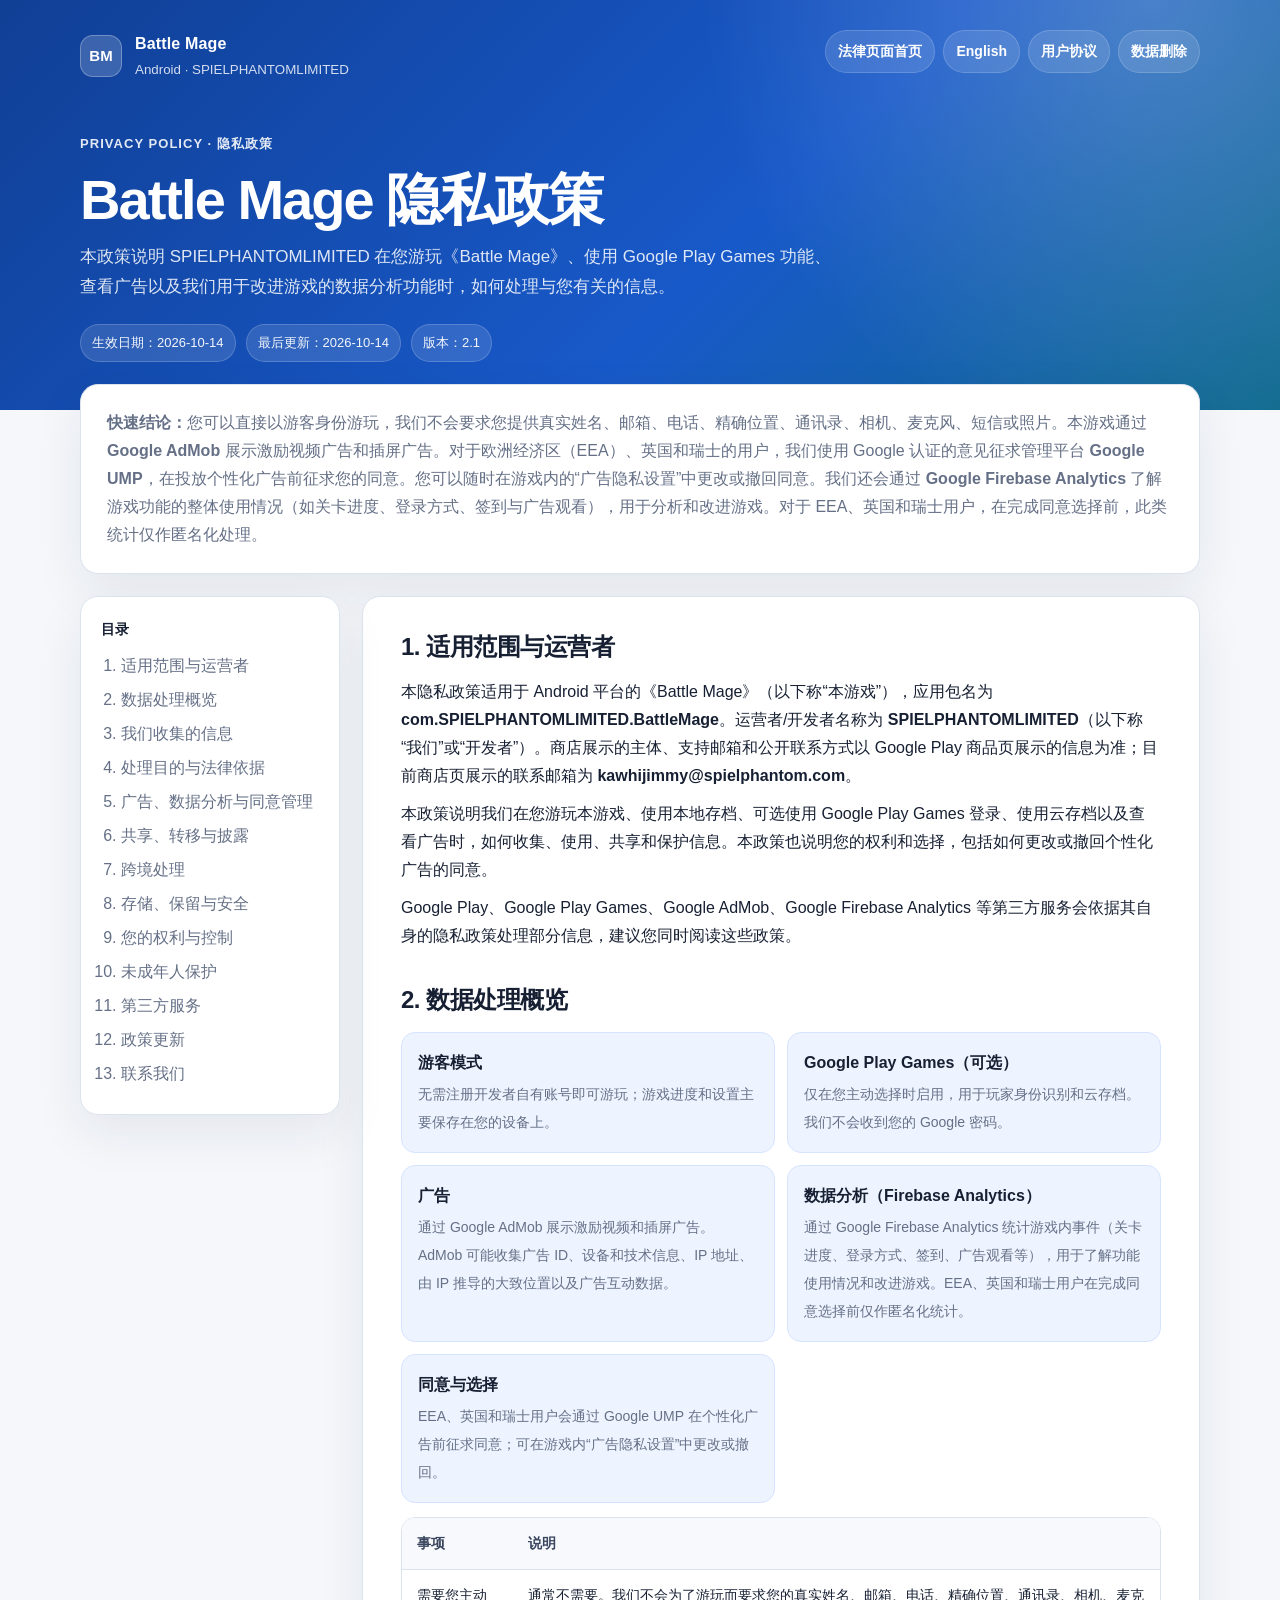
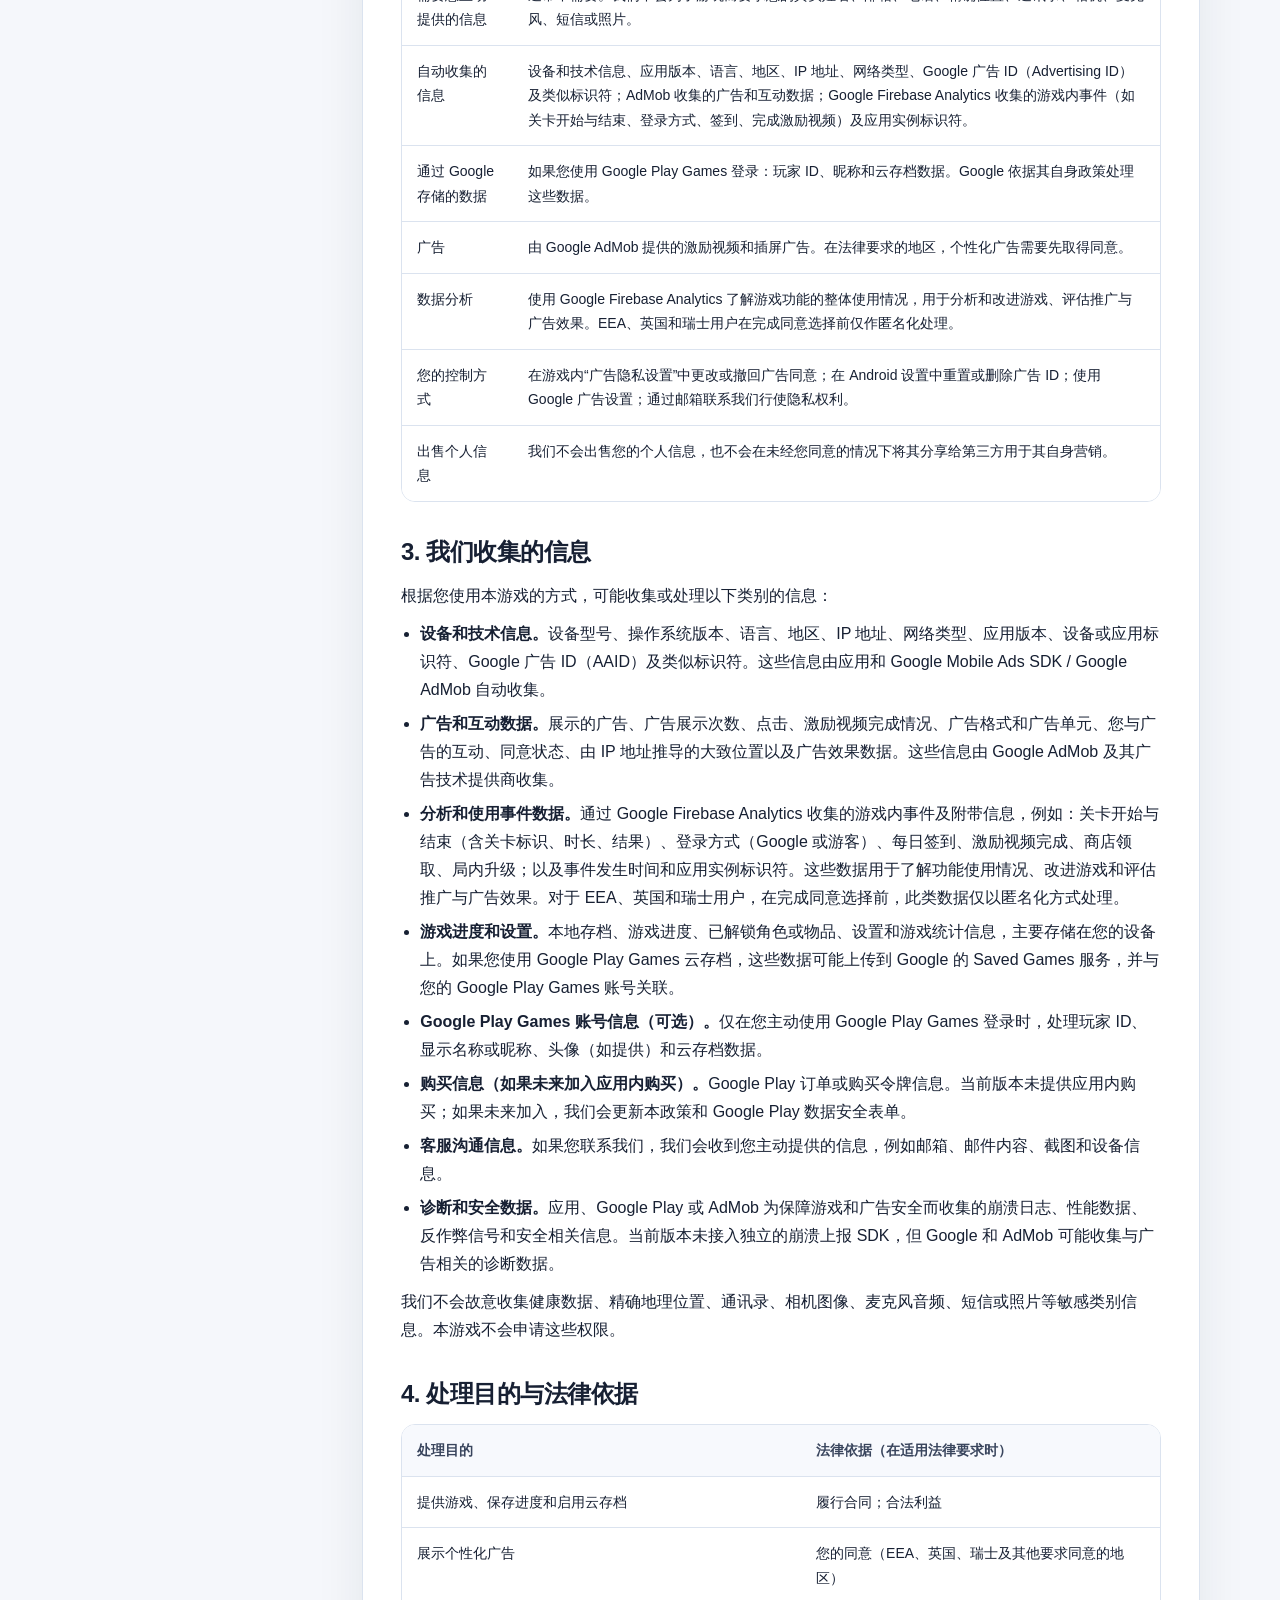
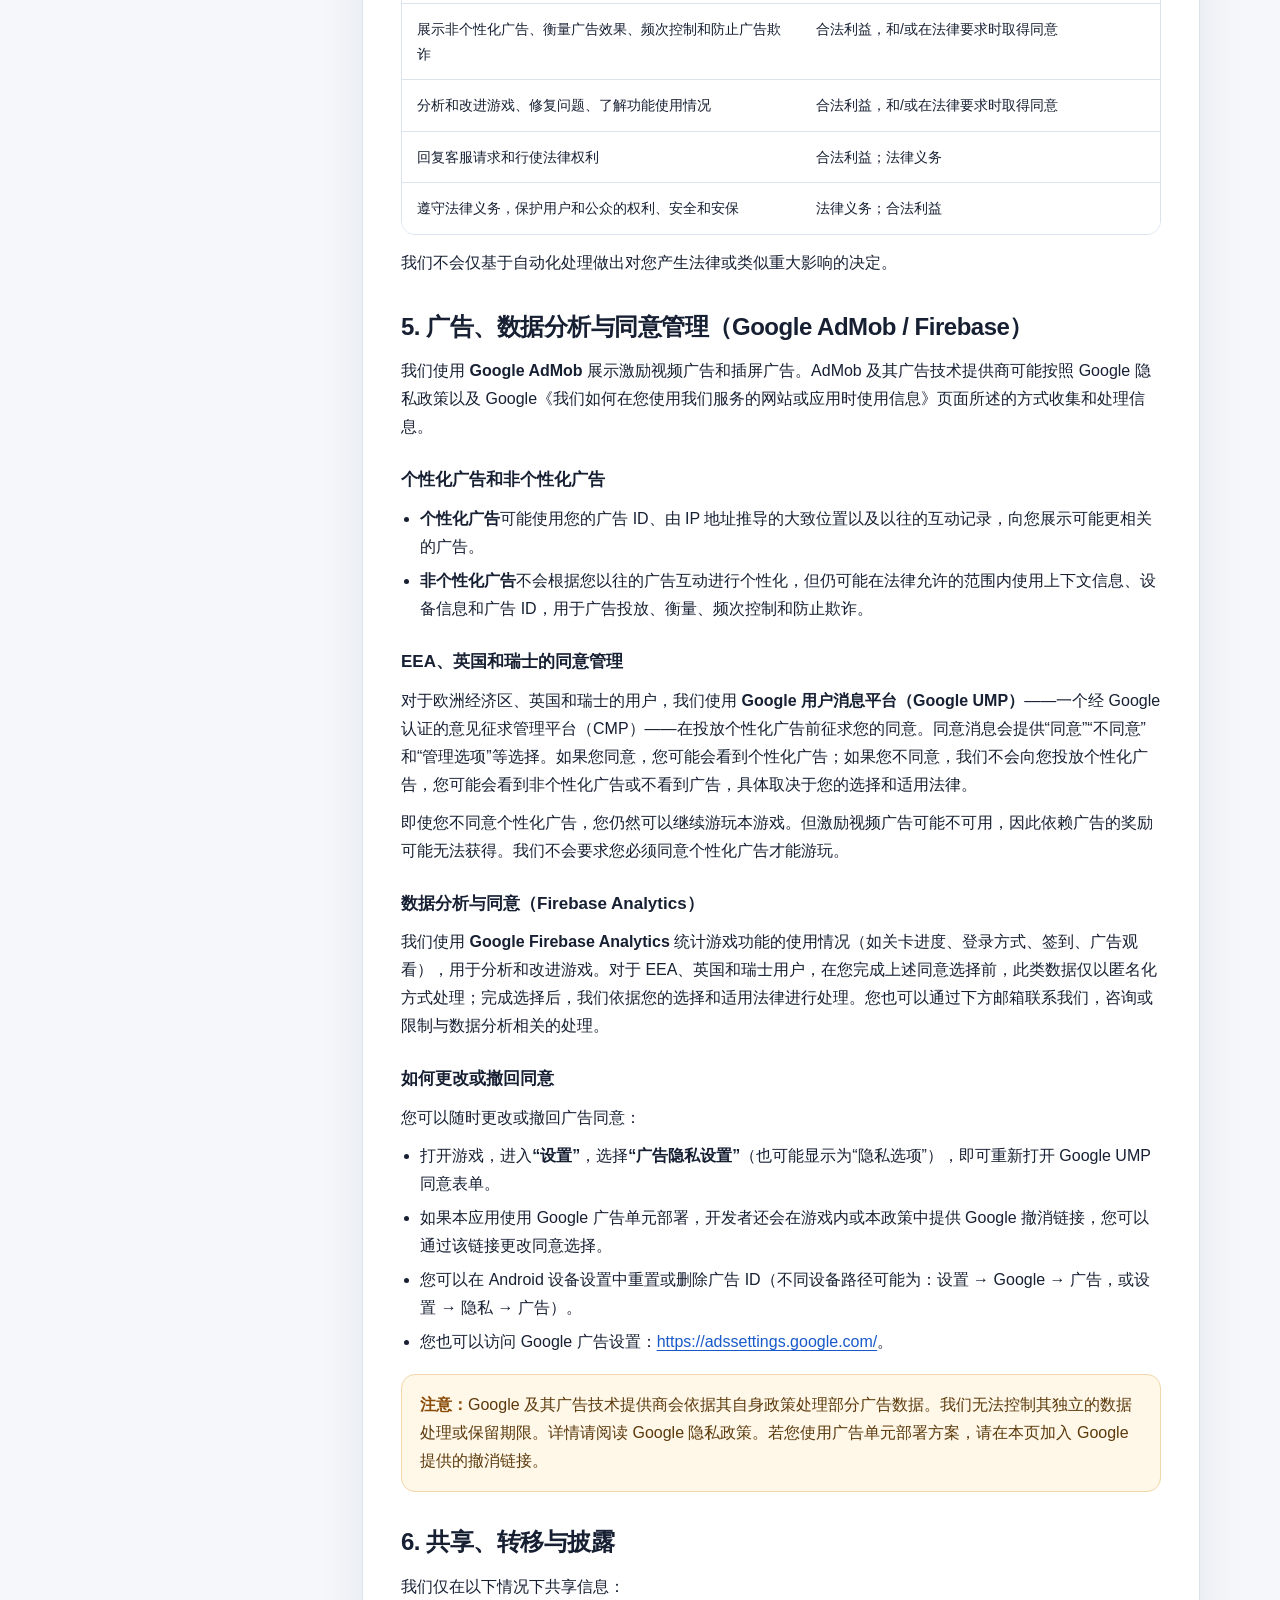
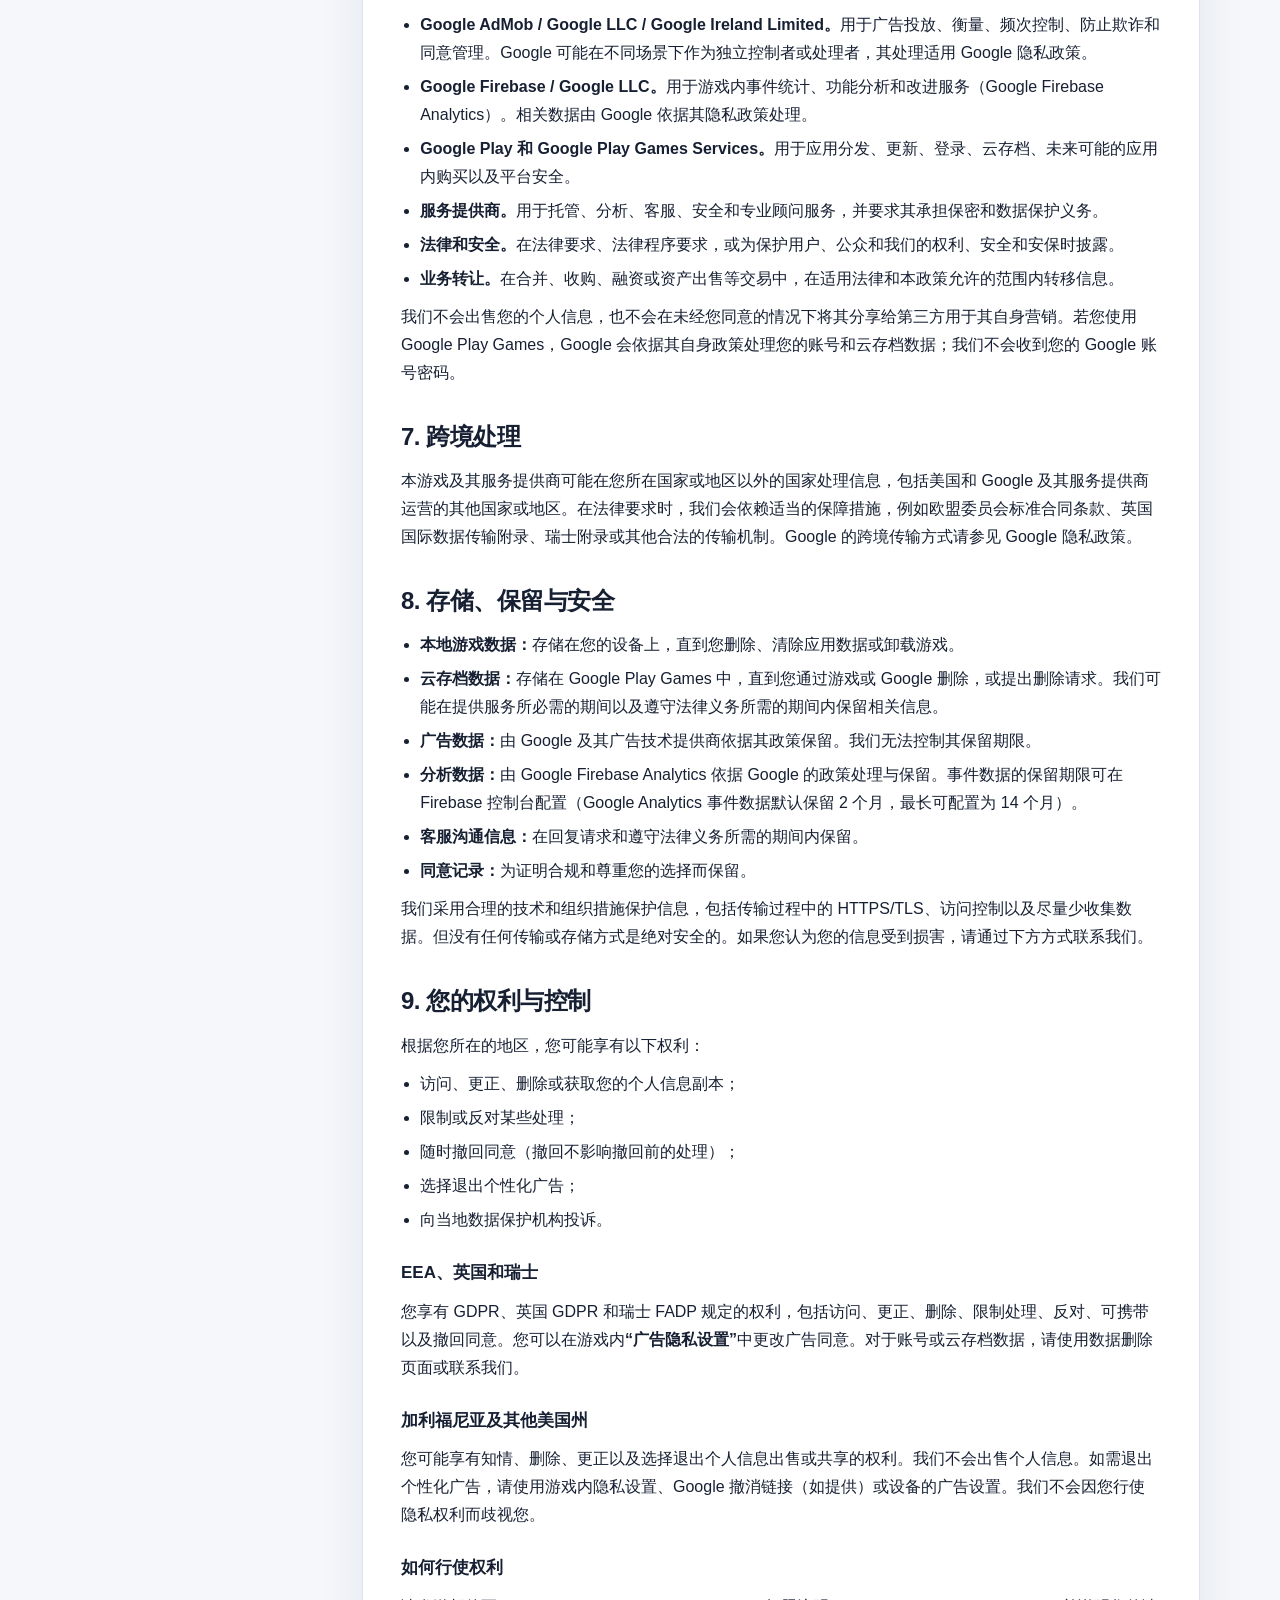
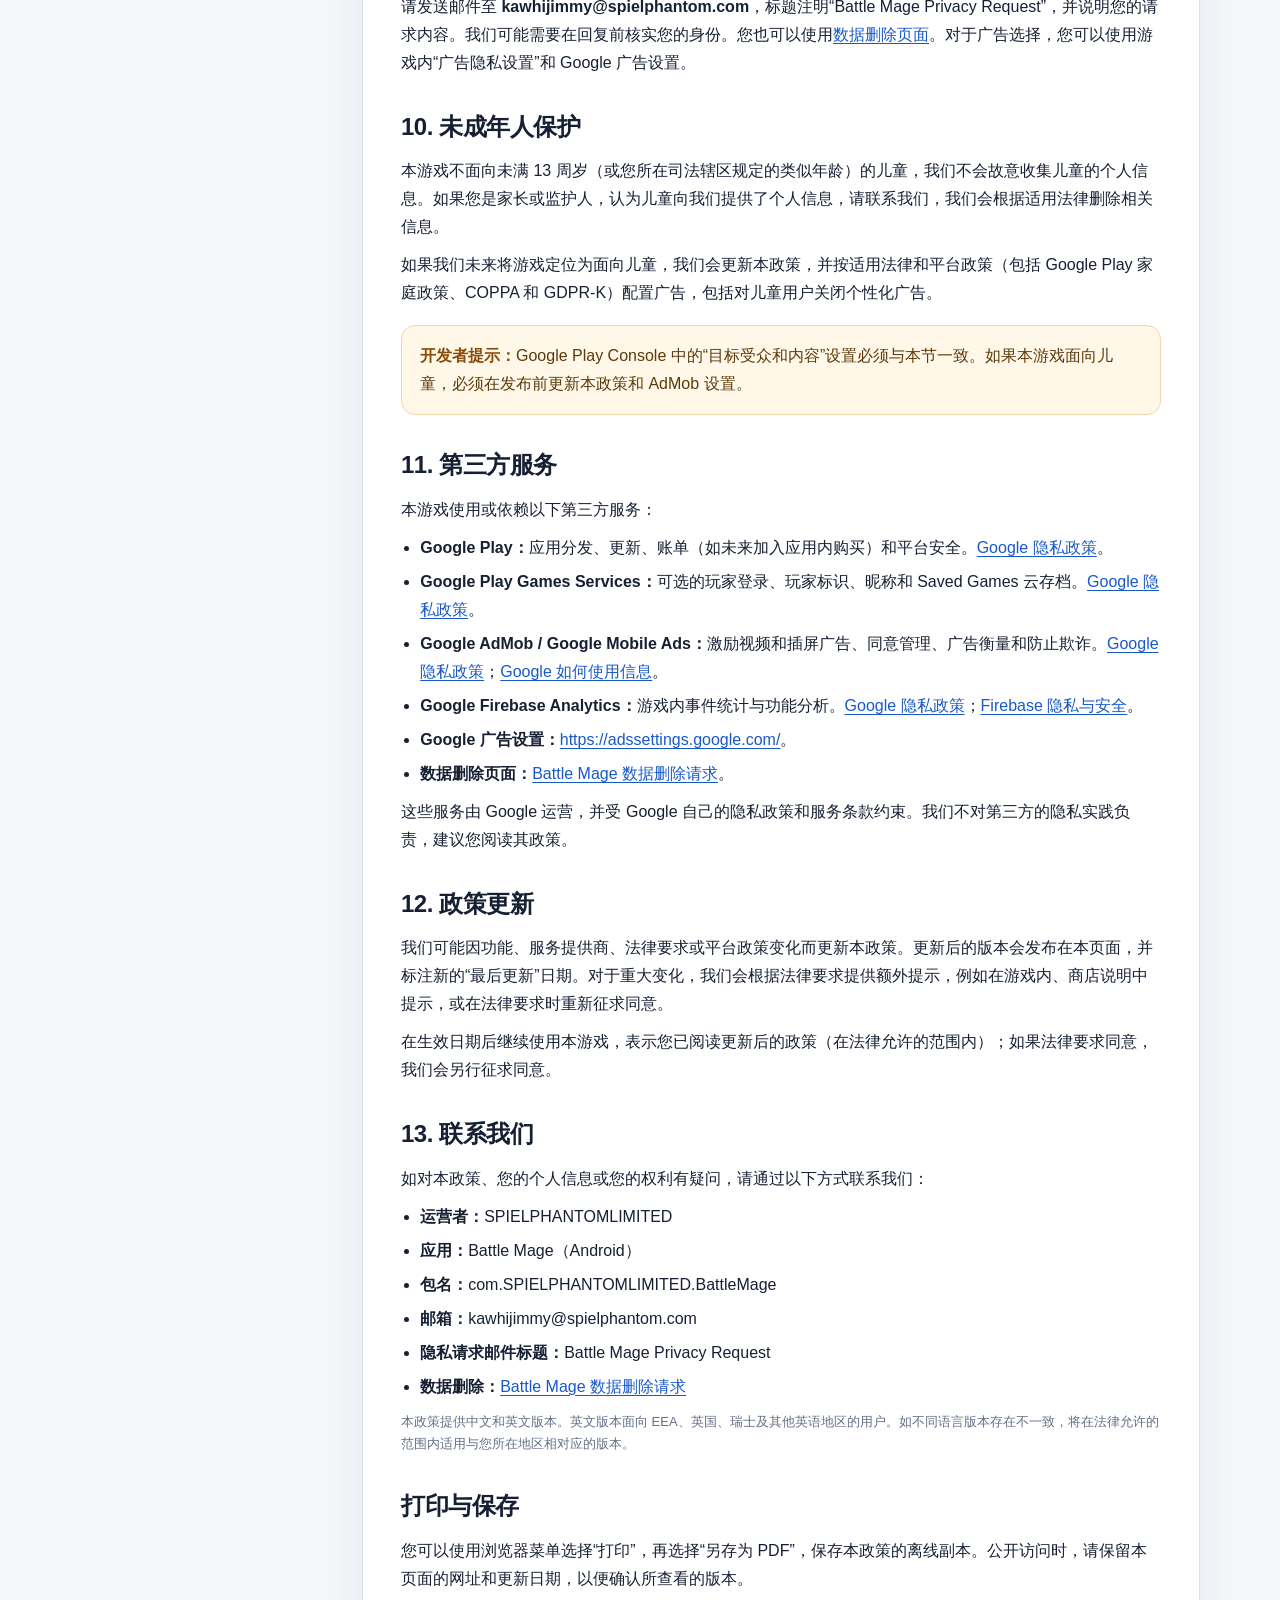
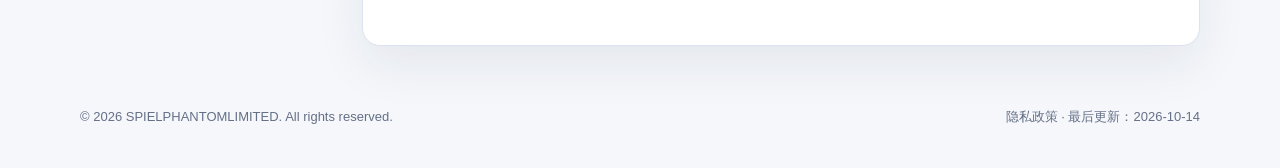
<file: legal-site/privacy-policy.html>
<!doctype html>
<html lang="zh-CN">
<head>
  <meta charset="utf-8">
  <meta name="viewport" content="width=device-width, initial-scale=1">
  <meta name="theme-color" content="#1859c9">
  <meta name="description" content="《Battle Mage》隐私政策：说明本地数据、Google Play Games 登录、云存档、Google AdMob 广告、Google Firebase 数据统计、同意管理、数据权利和联系方式。">
  <title>Battle Mage 隐私政策</title>
  <link rel="stylesheet" href="styles.css">
</head>
<body>
  <header class="site-header">
    <div class="shell">
      <div class="header-row">
        <div class="brand">
          <div class="brand-mark">BM</div>
          <div>Battle Mage<small>Android · SPIELPHANTOMLIMITED</small></div>
        </div>
        <nav class="topnav" aria-label="法律文件导航">
          <a href="index.html">法律页面首页</a>
          <a href="privacy-policy-en.html">English</a>
          <a href="terms-of-service.html">用户协议</a>
          <a href="data-deletion.html">数据删除</a>
        </nav>
      </div>
      <div class="hero">
        <span class="eyebrow">Privacy Policy · 隐私政策</span>
        <h1>Battle Mage 隐私政策</h1>
        <p>本政策说明 SPIELPHANTOMLIMITED 在您游玩《Battle Mage》、使用 Google Play Games 功能、查看广告以及我们用于改进游戏的数据分析功能时，如何处理与您有关的信息。</p>
        <div class="meta-row">
          <span class="meta-pill">生效日期：2026-10-14</span>
          <span class="meta-pill">最后更新：2026-10-14</span>
          <span class="meta-pill">版本：2.1</span>
        </div>
      </div>
    </div>
  </header>

  <div class="shell page">
    <div class="panel intro-card">
      <p><strong>快速结论：</strong>您可以直接以游客身份游玩，我们不会要求您提供真实姓名、邮箱、电话、精确位置、通讯录、相机、麦克风、短信或照片。本游戏通过 <strong>Google AdMob</strong> 展示激励视频广告和插屏广告。对于欧洲经济区（EEA）、英国和瑞士的用户，我们使用 Google 认证的意见征求管理平台 <strong>Google UMP</strong>，在投放个性化广告前征求您的同意。您可以随时在游戏内的“广告隐私设置”中更改或撤回同意。我们还会通过 <strong>Google Firebase Analytics</strong> 了解游戏功能的整体使用情况（如关卡进度、登录方式、签到与广告观看），用于分析和改进游戏。对于 EEA、英国和瑞士用户，在完成同意选择前，此类统计仅作匿名化处理。</p>
    </div>

    <div class="layout">
      <aside class="panel toc" aria-label="目录">
        <strong>目录</strong>
        <ol>
          <li><a href="#scope">适用范围与运营者</a></li>
          <li><a href="#summary">数据处理概览</a></li>
          <li><a href="#collect">我们收集的信息</a></li>
          <li><a href="#purpose">处理目的与法律依据</a></li>
          <li><a href="#ads">广告、数据分析与同意管理</a></li>
          <li><a href="#share">共享、转移与披露</a></li>
          <li><a href="#transfer">跨境处理</a></li>
          <li><a href="#retention">存储、保留与安全</a></li>
          <li><a href="#rights">您的权利与控制</a></li>
          <li><a href="#children">未成年人保护</a></li>
          <li><a href="#thirdparty">第三方服务</a></li>
          <li><a href="#changes">政策更新</a></li>
          <li><a href="#contact">联系我们</a></li>
        </ol>
      </aside>

      <main class="panel">
        <article>
          <section id="scope">
            <h2>1. 适用范围与运营者</h2>
            <p>本隐私政策适用于 Android 平台的《Battle Mage》（以下称“本游戏”），应用包名为 <strong>com.SPIELPHANTOMLIMITED.BattleMage</strong>。运营者/开发者名称为 <strong>SPIELPHANTOMLIMITED</strong>（以下称“我们”或“开发者”）。商店展示的主体、支持邮箱和公开联系方式以 Google Play 商品页展示的信息为准；目前商店页展示的联系邮箱为 <strong>kawhijimmy@spielphantom.com</strong>。</p>
            <p>本政策说明我们在您游玩本游戏、使用本地存档、可选使用 Google Play Games 登录、使用云存档以及查看广告时，如何收集、使用、共享和保护信息。本政策也说明您的权利和选择，包括如何更改或撤回个性化广告的同意。</p>
            <p>Google Play、Google Play Games、Google AdMob、Google Firebase Analytics 等第三方服务会依据其自身的隐私政策处理部分信息，建议您同时阅读这些政策。</p>
          </section>

          <section id="summary">
            <h2>2. 数据处理概览</h2>
            <div class="summary-grid">
              <div class="summary-card">
                <strong>游客模式</strong>
                <span>无需注册开发者自有账号即可游玩；游戏进度和设置主要保存在您的设备上。</span>
              </div>
              <div class="summary-card">
                <strong>Google Play Games（可选）</strong>
                <span>仅在您主动选择时启用，用于玩家身份识别和云存档。我们不会收到您的 Google 密码。</span>
              </div>
              <div class="summary-card">
                <strong>广告</strong>
                <span>通过 Google AdMob 展示激励视频和插屏广告。AdMob 可能收集广告 ID、设备和技术信息、IP 地址、由 IP 推导的大致位置以及广告互动数据。</span>
              </div>
              <div class="summary-card">
                <strong>数据分析（Firebase Analytics）</strong>
                <span>通过 Google Firebase Analytics 统计游戏内事件（关卡进度、登录方式、签到、广告观看等），用于了解功能使用情况和改进游戏。EEA、英国和瑞士用户在完成同意选择前仅作匿名化统计。</span>
              </div>
              <div class="summary-card">
                <strong>同意与选择</strong>
                <span>EEA、英国和瑞士用户会通过 Google UMP 在个性化广告前征求同意；可在游戏内“广告隐私设置”中更改或撤回。</span>
              </div>
            </div>

            <div class="table-wrap">
              <table>
                <thead>
                  <tr>
                    <th>事项</th>
                    <th>说明</th>
                  </tr>
                </thead>
                <tbody>
                  <tr>
                    <td>需要您主动提供的信息</td>
                    <td>通常不需要。我们不会为了游玩而要求您的真实姓名、邮箱、电话、精确位置、通讯录、相机、麦克风、短信或照片。</td>
                  </tr>
                  <tr>
                    <td>自动收集的信息</td>
                    <td>设备和技术信息、应用版本、语言、地区、IP 地址、网络类型、Google 广告 ID（Advertising ID）及类似标识符；AdMob 收集的广告和互动数据；Google Firebase Analytics 收集的游戏内事件（如关卡开始与结束、登录方式、签到、完成激励视频）及应用实例标识符。</td>
                  </tr>
                  <tr>
                    <td>通过 Google 存储的数据</td>
                    <td>如果您使用 Google Play Games 登录：玩家 ID、昵称和云存档数据。Google 依据其自身政策处理这些数据。</td>
                  </tr>
                  <tr>
                    <td>广告</td>
                    <td>由 Google AdMob 提供的激励视频和插屏广告。在法律要求的地区，个性化广告需要先取得同意。</td>
                  </tr>
                  <tr>
                    <td>数据分析</td>
                    <td>使用 Google Firebase Analytics 了解游戏功能的整体使用情况，用于分析和改进游戏、评估推广与广告效果。EEA、英国和瑞士用户在完成同意选择前仅作匿名化处理。</td>
                  </tr>
                  <tr>
                    <td>您的控制方式</td>
                    <td>在游戏内“广告隐私设置”中更改或撤回广告同意；在 Android 设置中重置或删除广告 ID；使用 Google 广告设置；通过邮箱联系我们行使隐私权利。</td>
                  </tr>
                  <tr>
                    <td>出售个人信息</td>
                    <td>我们不会出售您的个人信息，也不会在未经您同意的情况下将其分享给第三方用于其自身营销。</td>
                  </tr>
                </tbody>
              </table>
            </div>
          </section>

          <section id="collect">
            <h2>3. 我们收集的信息</h2>
            <p>根据您使用本游戏的方式，可能收集或处理以下类别的信息：</p>
            <ul>
              <li><strong>设备和技术信息。</strong>设备型号、操作系统版本、语言、地区、IP 地址、网络类型、应用版本、设备或应用标识符、Google 广告 ID（AAID）及类似标识符。这些信息由应用和 Google Mobile Ads SDK / Google AdMob 自动收集。</li>
              <li><strong>广告和互动数据。</strong>展示的广告、广告展示次数、点击、激励视频完成情况、广告格式和广告单元、您与广告的互动、同意状态、由 IP 地址推导的大致位置以及广告效果数据。这些信息由 Google AdMob 及其广告技术提供商收集。</li>
              <li><strong>分析和使用事件数据。</strong>通过 Google Firebase Analytics 收集的游戏内事件及附带信息，例如：关卡开始与结束（含关卡标识、时长、结果）、登录方式（Google 或游客）、每日签到、激励视频完成、商店领取、局内升级；以及事件发生时间和应用实例标识符。这些数据用于了解功能使用情况、改进游戏和评估推广与广告效果。对于 EEA、英国和瑞士用户，在完成同意选择前，此类数据仅以匿名化方式处理。</li>
              <li><strong>游戏进度和设置。</strong>本地存档、游戏进度、已解锁角色或物品、设置和游戏统计信息，主要存储在您的设备上。如果您使用 Google Play Games 云存档，这些数据可能上传到 Google 的 Saved Games 服务，并与您的 Google Play Games 账号关联。</li>
              <li><strong>Google Play Games 账号信息（可选）。</strong>仅在您主动使用 Google Play Games 登录时，处理玩家 ID、显示名称或昵称、头像（如提供）和云存档数据。</li>
              <li><strong>购买信息（如果未来加入应用内购买）。</strong>Google Play 订单或购买令牌信息。当前版本未提供应用内购买；如果未来加入，我们会更新本政策和 Google Play 数据安全表单。</li>
              <li><strong>客服沟通信息。</strong>如果您联系我们，我们会收到您主动提供的信息，例如邮箱、邮件内容、截图和设备信息。</li>
              <li><strong>诊断和安全数据。</strong>应用、Google Play 或 AdMob 为保障游戏和广告安全而收集的崩溃日志、性能数据、反作弊信号和安全相关信息。当前版本未接入独立的崩溃上报 SDK，但 Google 和 AdMob 可能收集与广告相关的诊断数据。</li>
            </ul>
            <p>我们不会故意收集健康数据、精确地理位置、通讯录、相机图像、麦克风音频、短信或照片等敏感类别信息。本游戏不会申请这些权限。</p>
          </section>

          <section id="purpose">
            <h2>4. 处理目的与法律依据</h2>
            <div class="table-wrap">
              <table>
                <thead>
                  <tr>
                    <th>处理目的</th>
                    <th>法律依据（在适用法律要求时）</th>
                  </tr>
                </thead>
                <tbody>
                  <tr>
                    <td>提供游戏、保存进度和启用云存档</td>
                    <td>履行合同；合法利益</td>
                  </tr>
                  <tr>
                    <td>展示个性化广告</td>
                    <td>您的同意（EEA、英国、瑞士及其他要求同意的地区）</td>
                  </tr>
                  <tr>
                    <td>展示非个性化广告、衡量广告效果、频次控制和防止广告欺诈</td>
                    <td>合法利益，和/或在法律要求时取得同意</td>
                  </tr>
                  <tr>
                    <td>分析和改进游戏、修复问题、了解功能使用情况</td>
                    <td>合法利益，和/或在法律要求时取得同意</td>
                  </tr>
                  <tr>
                    <td>回复客服请求和行使法律权利</td>
                    <td>合法利益；法律义务</td>
                  </tr>
                  <tr>
                    <td>遵守法律义务，保护用户和公众的权利、安全和安保</td>
                    <td>法律义务；合法利益</td>
                  </tr>
                </tbody>
              </table>
            </div>
            <p>我们不会仅基于自动化处理做出对您产生法律或类似重大影响的决定。</p>
          </section>

          <section id="ads">
            <h2>5. 广告、数据分析与同意管理（Google AdMob / Firebase）</h2>
            <p>我们使用 <strong>Google AdMob</strong> 展示激励视频广告和插屏广告。AdMob 及其广告技术提供商可能按照 Google 隐私政策以及 Google《我们如何在您使用我们服务的网站或应用时使用信息》页面所述的方式收集和处理信息。</p>
            <h3>个性化广告和非个性化广告</h3>
            <ul>
              <li><strong>个性化广告</strong>可能使用您的广告 ID、由 IP 地址推导的大致位置以及以往的互动记录，向您展示可能更相关的广告。</li>
              <li><strong>非个性化广告</strong>不会根据您以往的广告互动进行个性化，但仍可能在法律允许的范围内使用上下文信息、设备信息和广告 ID，用于广告投放、衡量、频次控制和防止欺诈。</li>
            </ul>
            <h3>EEA、英国和瑞士的同意管理</h3>
            <p>对于欧洲经济区、英国和瑞士的用户，我们使用 <strong>Google 用户消息平台（Google UMP）</strong>——一个经 Google 认证的意见征求管理平台（CMP）——在投放个性化广告前征求您的同意。同意消息会提供“同意”“不同意”和“管理选项”等选择。如果您同意，您可能会看到个性化广告；如果您不同意，我们不会向您投放个性化广告，您可能会看到非个性化广告或不看到广告，具体取决于您的选择和适用法律。</p>
            <p>即使您不同意个性化广告，您仍然可以继续游玩本游戏。但激励视频广告可能不可用，因此依赖广告的奖励可能无法获得。我们不会要求您必须同意个性化广告才能游玩。</p>
            <h3>数据分析与同意（Firebase Analytics）</h3>
            <p>我们使用 <strong>Google Firebase Analytics</strong> 统计游戏功能的使用情况（如关卡进度、登录方式、签到、广告观看），用于分析和改进游戏。对于 EEA、英国和瑞士用户，在您完成上述同意选择前，此类数据仅以匿名化方式处理；完成选择后，我们依据您的选择和适用法律进行处理。您也可以通过下方邮箱联系我们，咨询或限制与数据分析相关的处理。</p>
            <h3>如何更改或撤回同意</h3>
            <p>您可以随时更改或撤回广告同意：</p>
            <ul>
              <li>打开游戏，进入<strong>“设置”</strong>，选择<strong>“广告隐私设置”</strong>（也可能显示为“隐私选项”），即可重新打开 Google UMP 同意表单。</li>
              <li>如果本应用使用 Google 广告单元部署，开发者还会在游戏内或本政策中提供 Google 撤消链接，您可以通过该链接更改同意选择。</li>
              <li>您可以在 Android 设备设置中重置或删除广告 ID（不同设备路径可能为：设置 → Google → 广告，或设置 → 隐私 → 广告）。</li>
              <li>您也可以访问 Google 广告设置：<a href="https://adssettings.google.com/" rel="noopener noreferrer">https://adssettings.google.com/</a>。</li>
            </ul>
            <div class="callout">
              <strong>注意：</strong>Google 及其广告技术提供商会依据其自身政策处理部分广告数据。我们无法控制其独立的数据处理或保留期限。详情请阅读 Google 隐私政策。若您使用广告单元部署方案，请在本页加入 Google 提供的撤消链接。
            </div>
          </section>

          <section id="share">
            <h2>6. 共享、转移与披露</h2>
            <p>我们仅在以下情况下共享信息：</p>
            <ul>
              <li><strong>Google AdMob / Google LLC / Google Ireland Limited。</strong>用于广告投放、衡量、频次控制、防止欺诈和同意管理。Google 可能在不同场景下作为独立控制者或处理者，其处理适用 Google 隐私政策。</li>
              <li><strong>Google Firebase / Google LLC。</strong>用于游戏内事件统计、功能分析和改进服务（Google Firebase Analytics）。相关数据由 Google 依据其隐私政策处理。</li>
              <li><strong>Google Play 和 Google Play Games Services。</strong>用于应用分发、更新、登录、云存档、未来可能的应用内购买以及平台安全。</li>
              <li><strong>服务提供商。</strong>用于托管、分析、客服、安全和专业顾问服务，并要求其承担保密和数据保护义务。</li>
              <li><strong>法律和安全。</strong>在法律要求、法律程序要求，或为保护用户、公众和我们的权利、安全和安保时披露。</li>
              <li><strong>业务转让。</strong>在合并、收购、融资或资产出售等交易中，在适用法律和本政策允许的范围内转移信息。</li>
            </ul>
            <p>我们不会出售您的个人信息，也不会在未经您同意的情况下将其分享给第三方用于其自身营销。若您使用 Google Play Games，Google 会依据其自身政策处理您的账号和云存档数据；我们不会收到您的 Google 账号密码。</p>
          </section>

          <section id="transfer">
            <h2>7. 跨境处理</h2>
            <p>本游戏及其服务提供商可能在您所在国家或地区以外的国家处理信息，包括美国和 Google 及其服务提供商运营的其他国家或地区。在法律要求时，我们会依赖适当的保障措施，例如欧盟委员会标准合同条款、英国国际数据传输附录、瑞士附录或其他合法的传输机制。Google 的跨境传输方式请参见 Google 隐私政策。</p>
          </section>

          <section id="retention">
            <h2>8. 存储、保留与安全</h2>
            <ul>
              <li><strong>本地游戏数据：</strong>存储在您的设备上，直到您删除、清除应用数据或卸载游戏。</li>
              <li><strong>云存档数据：</strong>存储在 Google Play Games 中，直到您通过游戏或 Google 删除，或提出删除请求。我们可能在提供服务所必需的期间以及遵守法律义务所需的期间内保留相关信息。</li>
              <li><strong>广告数据：</strong>由 Google 及其广告技术提供商依据其政策保留。我们无法控制其保留期限。</li>
              <li><strong>分析数据：</strong>由 Google Firebase Analytics 依据 Google 的政策处理与保留。事件数据的保留期限可在 Firebase 控制台配置（Google Analytics 事件数据默认保留 2 个月，最长可配置为 14 个月）。</li>
              <li><strong>客服沟通信息：</strong>在回复请求和遵守法律义务所需的期间内保留。</li>
              <li><strong>同意记录：</strong>为证明合规和尊重您的选择而保留。</li>
            </ul>
            <p>我们采用合理的技术和组织措施保护信息，包括传输过程中的 HTTPS/TLS、访问控制以及尽量少收集数据。但没有任何传输或存储方式是绝对安全的。如果您认为您的信息受到损害，请通过下方方式联系我们。</p>
          </section>

          <section id="rights">
            <h2>9. 您的权利与控制</h2>
            <p>根据您所在的地区，您可能享有以下权利：</p>
            <ul>
              <li>访问、更正、删除或获取您的个人信息副本；</li>
              <li>限制或反对某些处理；</li>
              <li>随时撤回同意（撤回不影响撤回前的处理）；</li>
              <li>选择退出个性化广告；</li>
              <li>向当地数据保护机构投诉。</li>
            </ul>
            <h3>EEA、英国和瑞士</h3>
            <p>您享有 GDPR、英国 GDPR 和瑞士 FADP 规定的权利，包括访问、更正、删除、限制处理、反对、可携带以及撤回同意。您可以在游戏内<strong>“广告隐私设置”</strong>中更改广告同意。对于账号或云存档数据，请使用数据删除页面或联系我们。</p>
            <h3>加利福尼亚及其他美国州</h3>
            <p>您可能享有知情、删除、更正以及选择退出个人信息出售或共享的权利。我们不会出售个人信息。如需退出个性化广告，请使用游戏内隐私设置、Google 撤消链接（如提供）或设备的广告设置。我们不会因您行使隐私权利而歧视您。</p>
            <h3>如何行使权利</h3>
            <p>请发送邮件至 <strong>kawhijimmy@spielphantom.com</strong>，标题注明“Battle Mage Privacy Request”，并说明您的请求内容。我们可能需要在回复前核实您的身份。您也可以使用<a href="data-deletion.html">数据删除页面</a>。对于广告选择，您可以使用游戏内“广告隐私设置”和 Google 广告设置。</p>
          </section>

          <section id="children">
            <h2>10. 未成年人保护</h2>
            <p>本游戏不面向未满 13 周岁（或您所在司法辖区规定的类似年龄）的儿童，我们不会故意收集儿童的个人信息。如果您是家长或监护人，认为儿童向我们提供了个人信息，请联系我们，我们会根据适用法律删除相关信息。</p>
            <p>如果我们未来将游戏定位为面向儿童，我们会更新本政策，并按适用法律和平台政策（包括 Google Play 家庭政策、COPPA 和 GDPR-K）配置广告，包括对儿童用户关闭个性化广告。</p>
            <div class="callout">
              <strong>开发者提示：</strong>Google Play Console 中的“目标受众和内容”设置必须与本节一致。如果本游戏面向儿童，必须在发布前更新本政策和 AdMob 设置。
            </div>
          </section>

          <section id="thirdparty">
            <h2>11. 第三方服务</h2>
            <p>本游戏使用或依赖以下第三方服务：</p>
            <ul>
              <li><strong>Google Play：</strong>应用分发、更新、账单（如未来加入应用内购买）和平台安全。<a href="https://policies.google.com/privacy" rel="noopener noreferrer">Google 隐私政策</a>。</li>
              <li><strong>Google Play Games Services：</strong>可选的玩家登录、玩家标识、昵称和 Saved Games 云存档。<a href="https://policies.google.com/privacy" rel="noopener noreferrer">Google 隐私政策</a>。</li>
              <li><strong>Google AdMob / Google Mobile Ads：</strong>激励视频和插屏广告、同意管理、广告衡量和防止欺诈。<a href="https://policies.google.com/privacy" rel="noopener noreferrer">Google 隐私政策</a>；<a href="https://policies.google.com/technologies/partner-sites" rel="noopener noreferrer">Google 如何使用信息</a>。</li>
              <li><strong>Google Firebase Analytics：</strong>游戏内事件统计与功能分析。<a href="https://policies.google.com/privacy" rel="noopener noreferrer">Google 隐私政策</a>；<a href="https://firebase.google.com/support/privacy" rel="noopener noreferrer">Firebase 隐私与安全</a>。</li>
              <li><strong>Google 广告设置：</strong><a href="https://adssettings.google.com/" rel="noopener noreferrer">https://adssettings.google.com/</a>。</li>
              <li><strong>数据删除页面：</strong><a href="data-deletion.html">Battle Mage 数据删除请求</a>。</li>
            </ul>
            <p>这些服务由 Google 运营，并受 Google 自己的隐私政策和服务条款约束。我们不对第三方的隐私实践负责，建议您阅读其政策。</p>
          </section>

          <section id="changes">
            <h2>12. 政策更新</h2>
            <p>我们可能因功能、服务提供商、法律要求或平台政策变化而更新本政策。更新后的版本会发布在本页面，并标注新的“最后更新”日期。对于重大变化，我们会根据法律要求提供额外提示，例如在游戏内、商店说明中提示，或在法律要求时重新征求同意。</p>
            <p>在生效日期后继续使用本游戏，表示您已阅读更新后的政策（在法律允许的范围内）；如果法律要求同意，我们会另行征求同意。</p>
          </section>

          <section id="contact">
            <h2>13. 联系我们</h2>
            <p>如对本政策、您的个人信息或您的权利有疑问，请通过以下方式联系我们：</p>
            <ul>
              <li><strong>运营者：</strong>SPIELPHANTOMLIMITED</li>
              <li><strong>应用：</strong>Battle Mage（Android）</li>
              <li><strong>包名：</strong>com.SPIELPHANTOMLIMITED.BattleMage</li>
              <li><strong>邮箱：</strong>kawhijimmy@spielphantom.com</li>
              <li><strong>隐私请求邮件标题：</strong>Battle Mage Privacy Request</li>
              <li><strong>数据删除：</strong><a href="data-deletion.html">Battle Mage 数据删除请求</a></li>
            </ul>
            <p class="muted small">本政策提供中文和英文版本。英文版本面向 EEA、英国、瑞士及其他英语地区的用户。如不同语言版本存在不一致，将在法律允许的范围内适用与您所在地区相对应的版本。</p>
          </section>

          <section id="print">
            <h2>打印与保存</h2>
            <p>您可以使用浏览器菜单选择“打印”，再选择“另存为 PDF”，保存本政策的离线副本。公开访问时，请保留本页面的网址和更新日期，以便确认所查看的版本。</p>
          </section>
        </article>
      </main>
    </div>
  </div>

  <footer class="site-footer">
    <div class="shell">
      <span>© 2026 SPIELPHANTOMLIMITED. All rights reserved.</span>
      <span>隐私政策 · 最后更新：2026-10-14</span>
    </div>
  </footer>
</body>
</html>
</file>
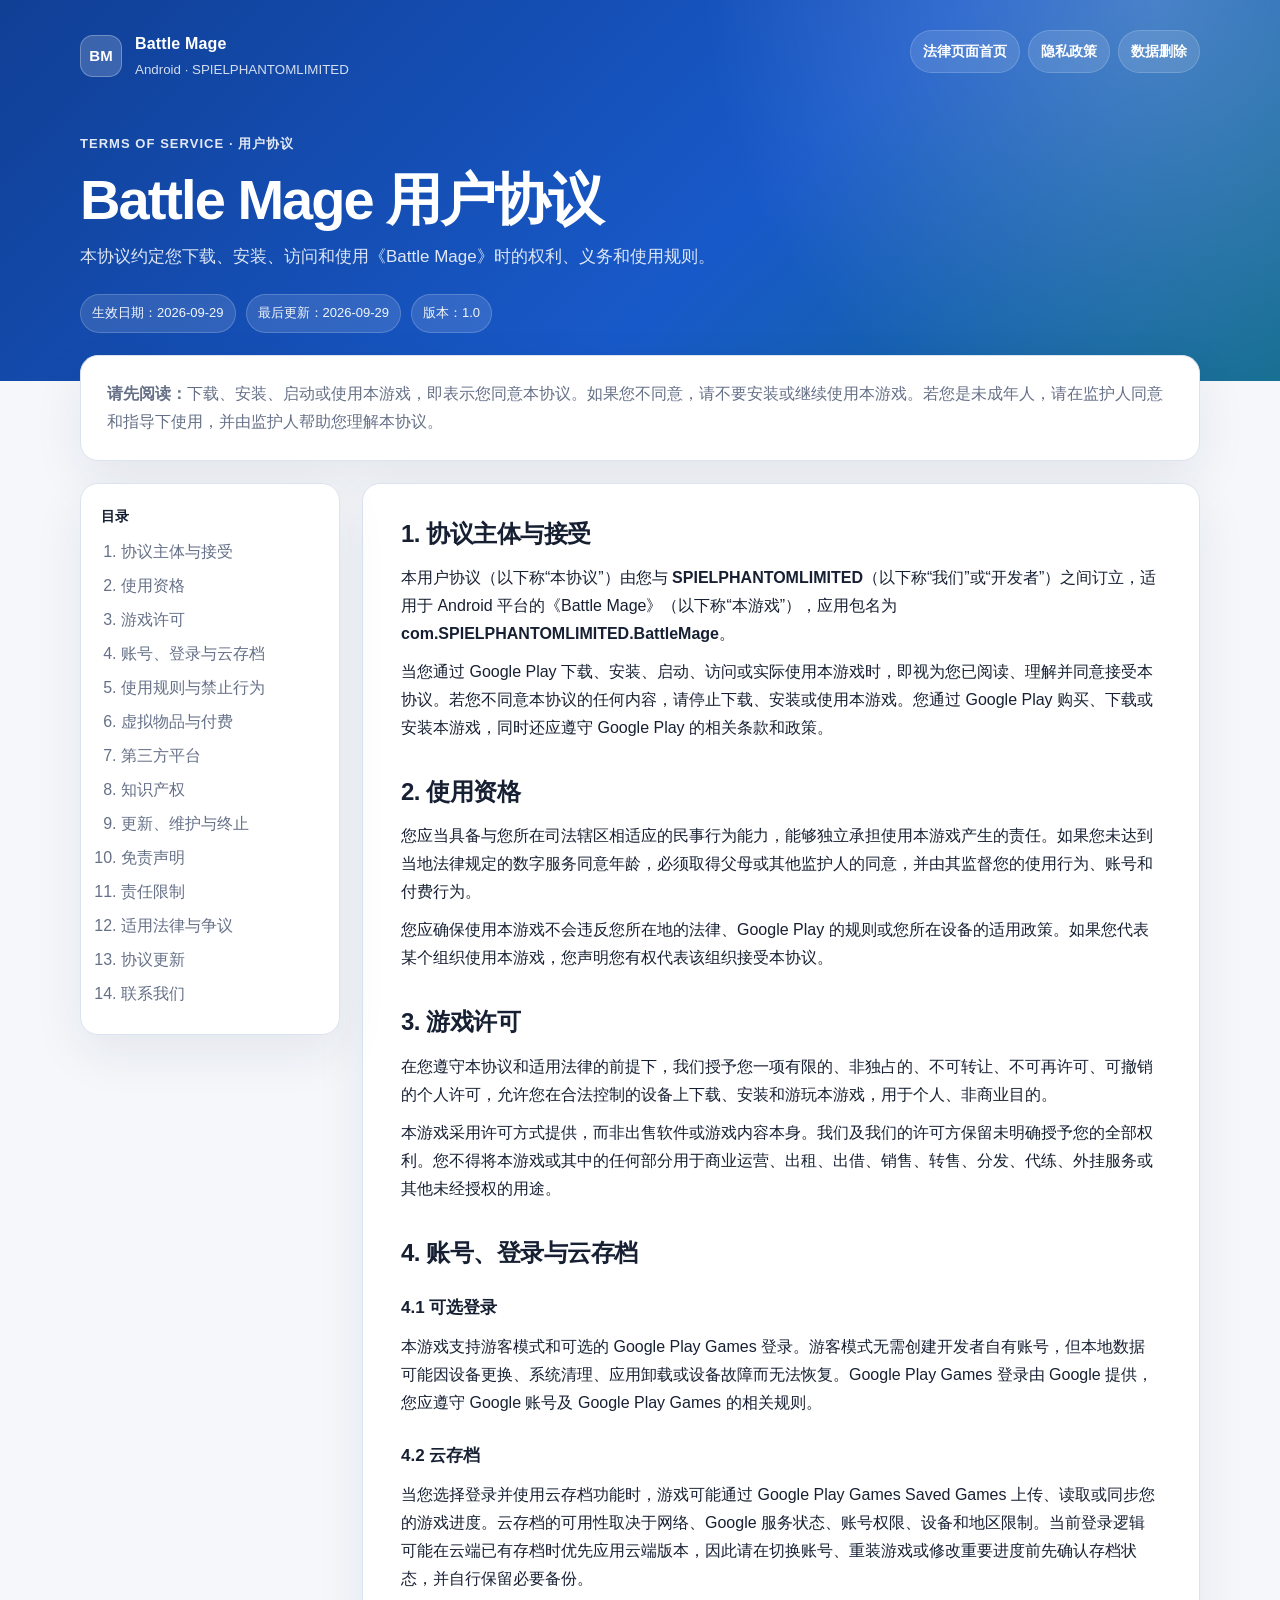
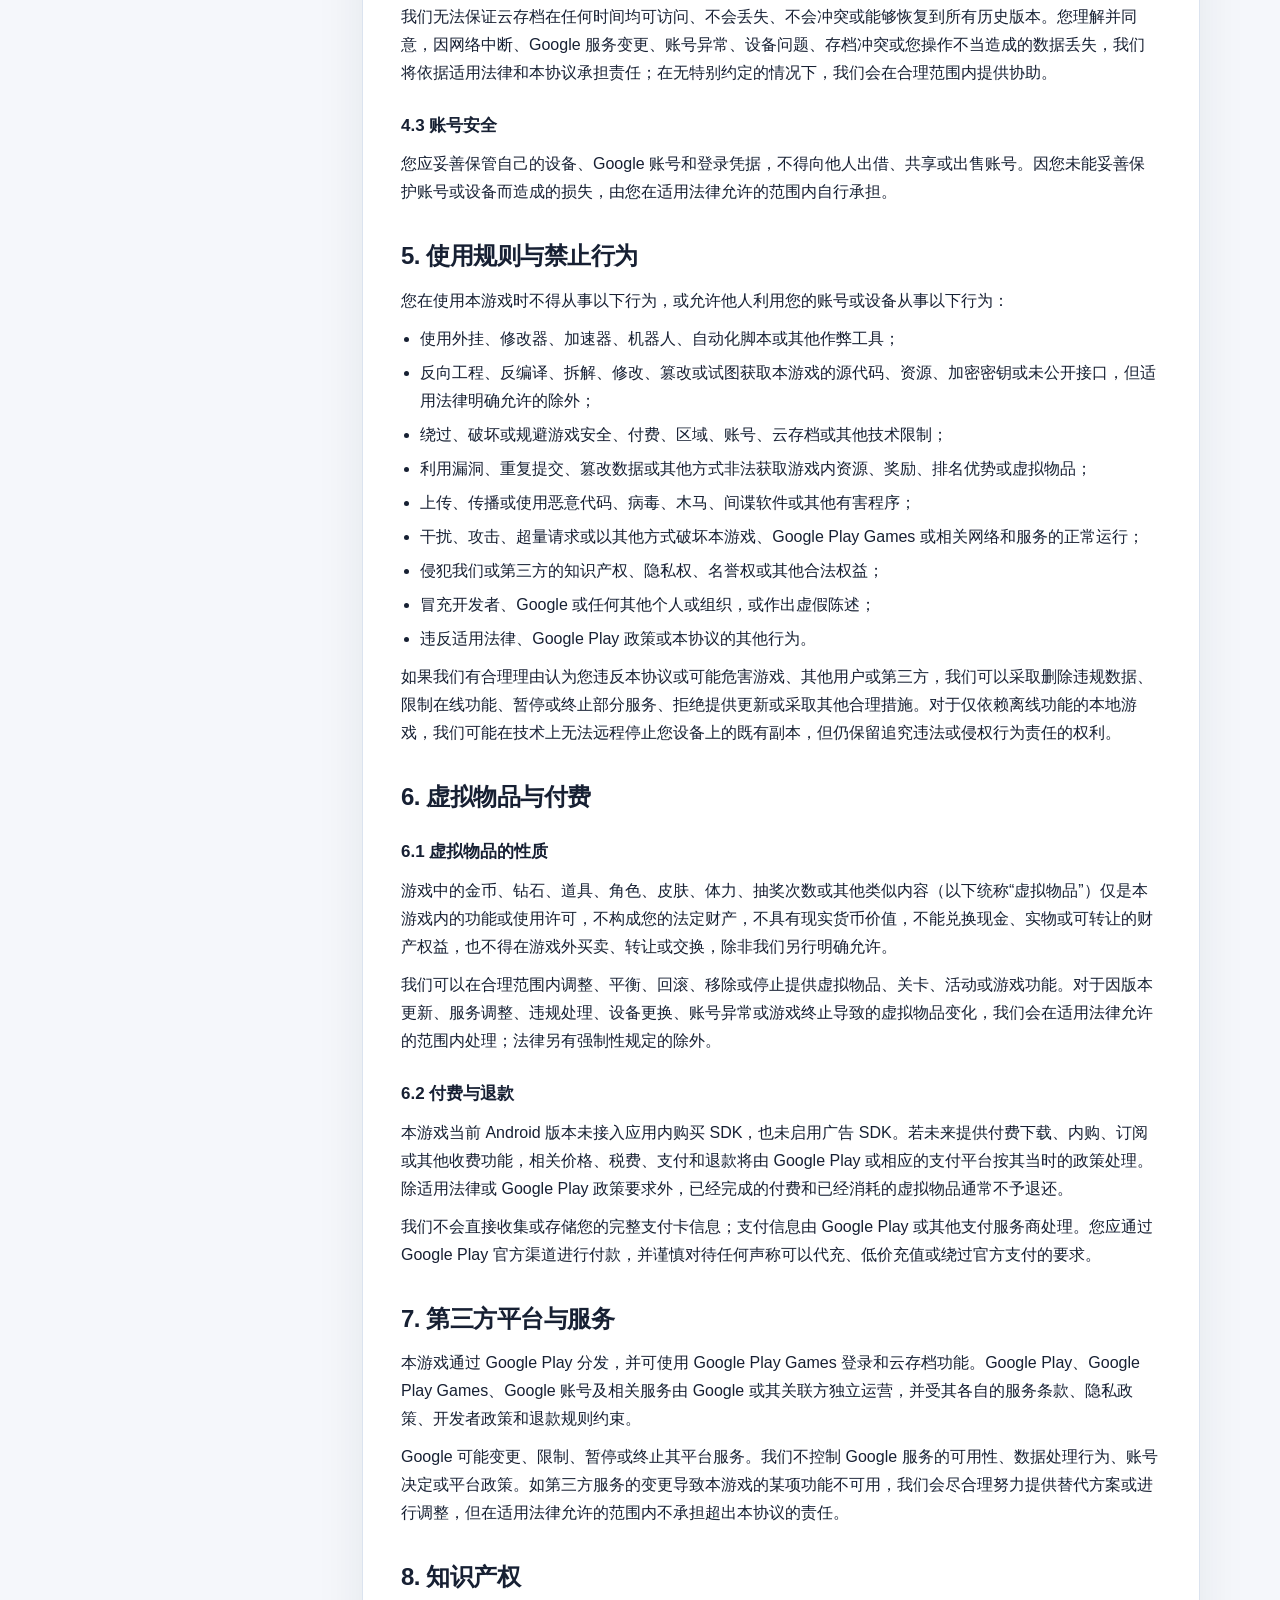
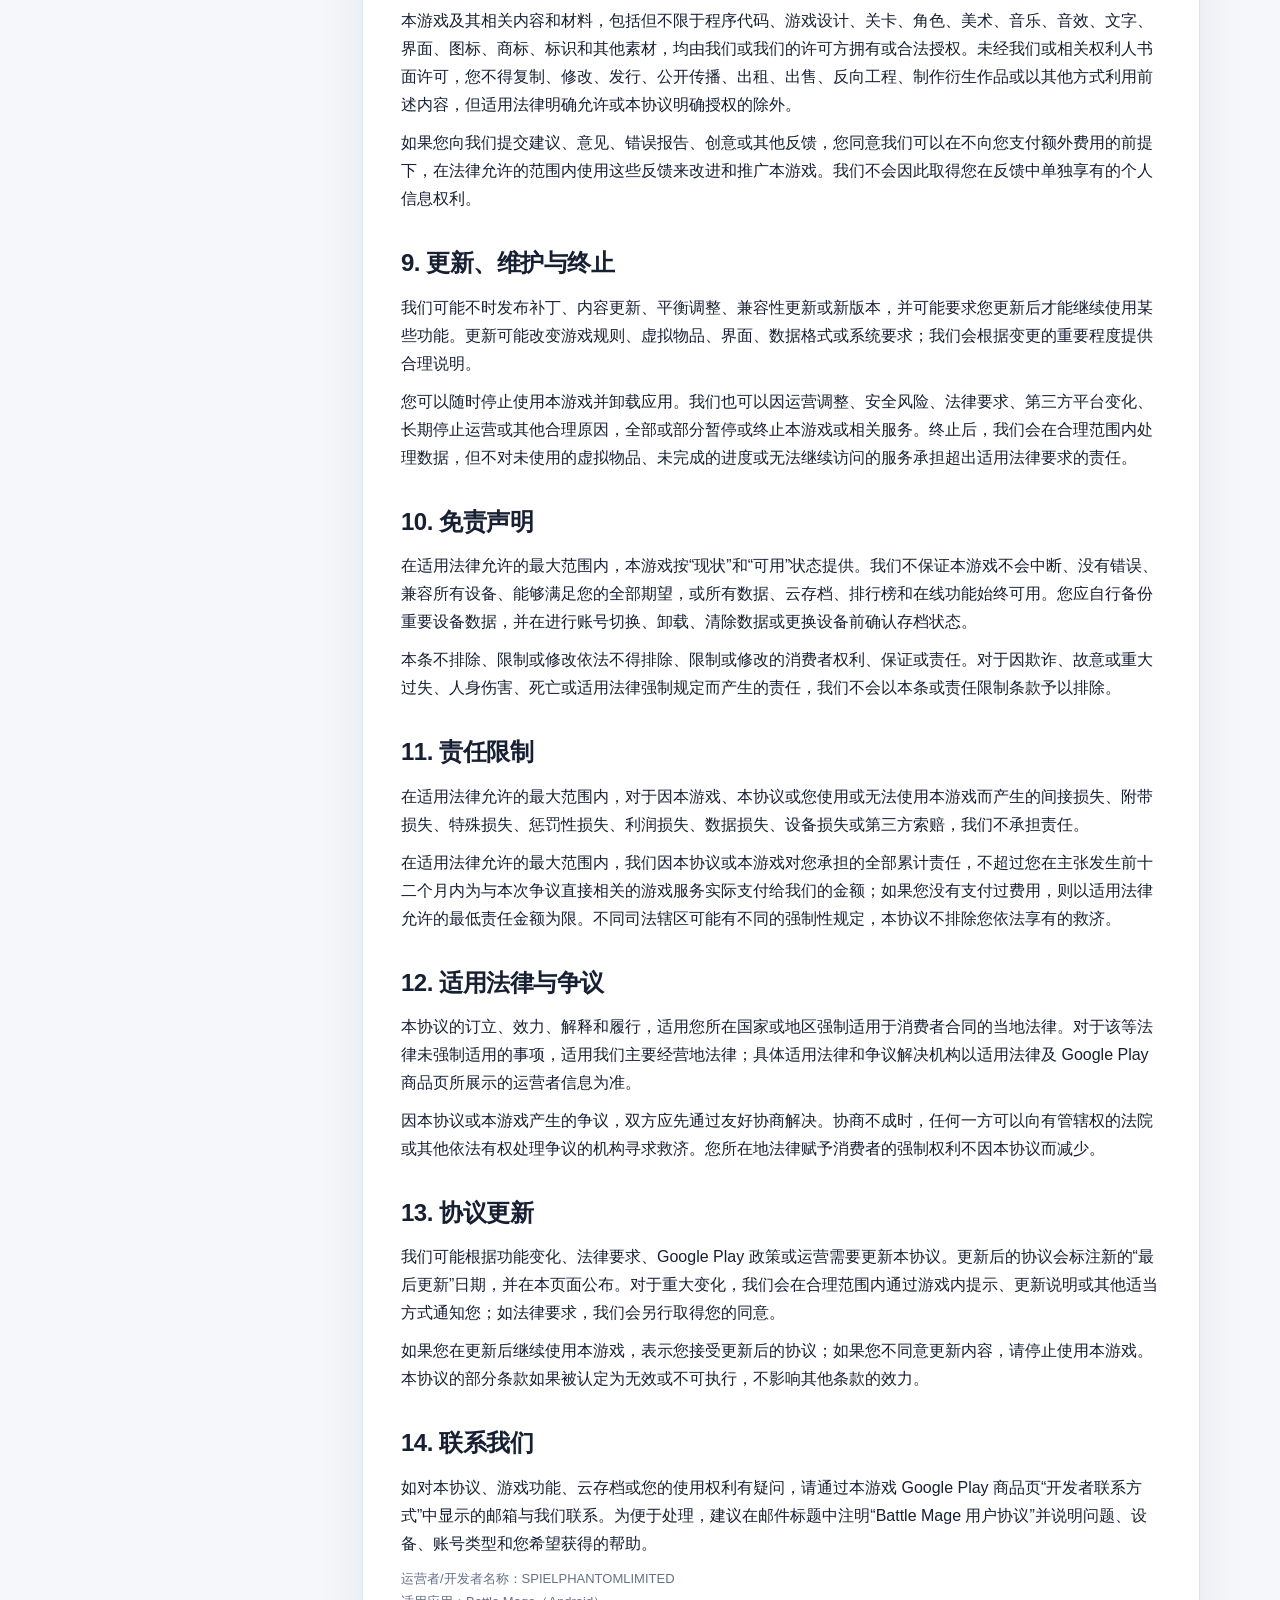
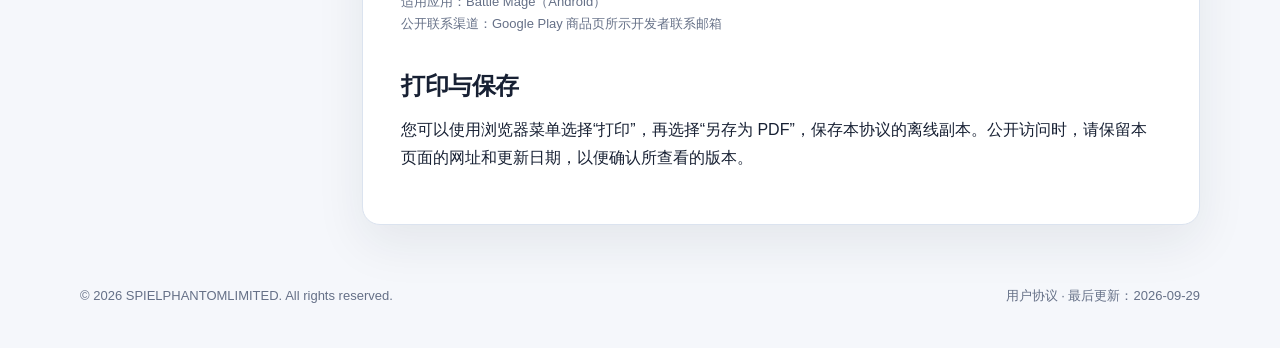
<file: legal-site/terms-of-service.html>
<!doctype html>
<html lang="zh-CN">
<head>
  <meta charset="utf-8">
  <meta name="viewport" content="width=device-width, initial-scale=1">
  <meta name="theme-color" content="#1859c9">
  <meta name="description" content="《Battle Mage》用户协议：游戏许可、账号与云存档、虚拟物品、禁止行为、责任限制和争议处理。">
  <title>Battle Mage 用户协议</title>
  <link rel="stylesheet" href="styles.css">
</head>
<body>
  <header class="site-header">
    <div class="shell">
      <div class="header-row">
        <div class="brand">
          <div class="brand-mark">BM</div>
          <div>Battle Mage<small>Android · SPIELPHANTOMLIMITED</small></div>
        </div>
        <nav class="topnav" aria-label="法律文件导航">
          <a href="index.html">法律页面首页</a>
          <a href="privacy-policy.html">隐私政策</a>
          <a href="data-deletion.html">数据删除</a>
        </nav>
      </div>
      <div class="hero">
        <span class="eyebrow">Terms of Service · 用户协议</span>
        <h1>Battle Mage 用户协议</h1>
        <p>本协议约定您下载、安装、访问和使用《Battle Mage》时的权利、义务和使用规则。</p>
        <div class="meta-row">
          <span class="meta-pill">生效日期：2026-09-29</span>
          <span class="meta-pill">最后更新：2026-09-29</span>
          <span class="meta-pill">版本：1.0</span>
        </div>
      </div>
    </div>
  </header>

  <div class="shell page">
    <div class="panel intro-card">
      <p><strong>请先阅读：</strong>下载、安装、启动或使用本游戏，即表示您同意本协议。如果您不同意，请不要安装或继续使用本游戏。若您是未成年人，请在监护人同意和指导下使用，并由监护人帮助您理解本协议。</p>
    </div>

    <div class="layout">
      <aside class="panel toc" aria-label="目录">
        <strong>目录</strong>
        <ol>
          <li><a href="#parties">协议主体与接受</a></li>
          <li><a href="#eligibility">使用资格</a></li>
          <li><a href="#license">游戏许可</a></li>
          <li><a href="#account">账号、登录与云存档</a></li>
          <li><a href="#conduct">使用规则与禁止行为</a></li>
          <li><a href="#virtual">虚拟物品与付费</a></li>
          <li><a href="#thirdparty">第三方平台</a></li>
          <li><a href="#ip">知识产权</a></li>
          <li><a href="#updates">更新、维护与终止</a></li>
          <li><a href="#disclaimer">免责声明</a></li>
          <li><a href="#liability">责任限制</a></li>
          <li><a href="#law">适用法律与争议</a></li>
          <li><a href="#changes">协议更新</a></li>
          <li><a href="#contact">联系我们</a></li>
        </ol>
      </aside>

      <main class="panel">
        <article>
          <section id="parties">
            <h2>1. 协议主体与接受</h2>
            <p>本用户协议（以下称“本协议”）由您与 <strong>SPIELPHANTOMLIMITED</strong>（以下称“我们”或“开发者”）之间订立，适用于 Android 平台的《Battle Mage》（以下称“本游戏”），应用包名为 <strong>com.SPIELPHANTOMLIMITED.BattleMage</strong>。</p>
            <p>当您通过 Google Play 下载、安装、启动、访问或实际使用本游戏时，即视为您已阅读、理解并同意接受本协议。若您不同意本协议的任何内容，请停止下载、安装或使用本游戏。您通过 Google Play 购买、下载或安装本游戏，同时还应遵守 Google Play 的相关条款和政策。</p>
          </section>

          <section id="eligibility">
            <h2>2. 使用资格</h2>
            <p>您应当具备与您所在司法辖区相适应的民事行为能力，能够独立承担使用本游戏产生的责任。如果您未达到当地法律规定的数字服务同意年龄，必须取得父母或其他监护人的同意，并由其监督您的使用行为、账号和付费行为。</p>
            <p>您应确保使用本游戏不会违反您所在地的法律、Google Play 的规则或您所在设备的适用政策。如果您代表某个组织使用本游戏，您声明您有权代表该组织接受本协议。</p>
          </section>

          <section id="license">
            <h2>3. 游戏许可</h2>
            <p>在您遵守本协议和适用法律的前提下，我们授予您一项有限的、非独占的、不可转让、不可再许可、可撤销的个人许可，允许您在合法控制的设备上下载、安装和游玩本游戏，用于个人、非商业目的。</p>
            <p>本游戏采用许可方式提供，而非出售软件或游戏内容本身。我们及我们的许可方保留未明确授予您的全部权利。您不得将本游戏或其中的任何部分用于商业运营、出租、出借、销售、转售、分发、代练、外挂服务或其他未经授权的用途。</p>
          </section>

          <section id="account">
            <h2>4. 账号、登录与云存档</h2>
            <h3>4.1 可选登录</h3>
            <p>本游戏支持游客模式和可选的 Google Play Games 登录。游客模式无需创建开发者自有账号，但本地数据可能因设备更换、系统清理、应用卸载或设备故障而无法恢复。Google Play Games 登录由 Google 提供，您应遵守 Google 账号及 Google Play Games 的相关规则。</p>
            <h3>4.2 云存档</h3>
            <p>当您选择登录并使用云存档功能时，游戏可能通过 Google Play Games Saved Games 上传、读取或同步您的游戏进度。云存档的可用性取决于网络、Google 服务状态、账号权限、设备和地区限制。当前登录逻辑可能在云端已有存档时优先应用云端版本，因此请在切换账号、重装游戏或修改重要进度前先确认存档状态，并自行保留必要备份。</p>
            <p>我们无法保证云存档在任何时间均可访问、不会丢失、不会冲突或能够恢复到所有历史版本。您理解并同意，因网络中断、Google 服务变更、账号异常、设备问题、存档冲突或您操作不当造成的数据丢失，我们将依据适用法律和本协议承担责任；在无特别约定的情况下，我们会在合理范围内提供协助。</p>
            <h3>4.3 账号安全</h3>
            <p>您应妥善保管自己的设备、Google 账号和登录凭据，不得向他人出借、共享或出售账号。因您未能妥善保护账号或设备而造成的损失，由您在适用法律允许的范围内自行承担。</p>
          </section>

          <section id="conduct">
            <h2>5. 使用规则与禁止行为</h2>
            <p>您在使用本游戏时不得从事以下行为，或允许他人利用您的账号或设备从事以下行为：</p>
            <ul>
              <li>使用外挂、修改器、加速器、机器人、自动化脚本或其他作弊工具；</li>
              <li>反向工程、反编译、拆解、修改、篡改或试图获取本游戏的源代码、资源、加密密钥或未公开接口，但适用法律明确允许的除外；</li>
              <li>绕过、破坏或规避游戏安全、付费、区域、账号、云存档或其他技术限制；</li>
              <li>利用漏洞、重复提交、篡改数据或其他方式非法获取游戏内资源、奖励、排名优势或虚拟物品；</li>
              <li>上传、传播或使用恶意代码、病毒、木马、间谍软件或其他有害程序；</li>
              <li>干扰、攻击、超量请求或以其他方式破坏本游戏、Google Play Games 或相关网络和服务的正常运行；</li>
              <li>侵犯我们或第三方的知识产权、隐私权、名誉权或其他合法权益；</li>
              <li>冒充开发者、Google 或任何其他个人或组织，或作出虚假陈述；</li>
              <li>违反适用法律、Google Play 政策或本协议的其他行为。</li>
            </ul>
            <p>如果我们有合理理由认为您违反本协议或可能危害游戏、其他用户或第三方，我们可以采取删除违规数据、限制在线功能、暂停或终止部分服务、拒绝提供更新或采取其他合理措施。对于仅依赖离线功能的本地游戏，我们可能在技术上无法远程停止您设备上的既有副本，但仍保留追究违法或侵权行为责任的权利。</p>
          </section>

          <section id="virtual">
            <h2>6. 虚拟物品与付费</h2>
            <h3>6.1 虚拟物品的性质</h3>
            <p>游戏中的金币、钻石、道具、角色、皮肤、体力、抽奖次数或其他类似内容（以下统称“虚拟物品”）仅是本游戏内的功能或使用许可，不构成您的法定财产，不具有现实货币价值，不能兑换现金、实物或可转让的财产权益，也不得在游戏外买卖、转让或交换，除非我们另行明确允许。</p>
            <p>我们可以在合理范围内调整、平衡、回滚、移除或停止提供虚拟物品、关卡、活动或游戏功能。对于因版本更新、服务调整、违规处理、设备更换、账号异常或游戏终止导致的虚拟物品变化，我们会在适用法律允许的范围内处理；法律另有强制性规定的除外。</p>
            <h3>6.2 付费与退款</h3>
            <p>本游戏当前 Android 版本未接入应用内购买 SDK，也未启用广告 SDK。若未来提供付费下载、内购、订阅或其他收费功能，相关价格、税费、支付和退款将由 Google Play 或相应的支付平台按其当时的政策处理。除适用法律或 Google Play 政策要求外，已经完成的付费和已经消耗的虚拟物品通常不予退还。</p>
            <p>我们不会直接收集或存储您的完整支付卡信息；支付信息由 Google Play 或其他支付服务商处理。您应通过 Google Play 官方渠道进行付款，并谨慎对待任何声称可以代充、低价充值或绕过官方支付的要求。</p>
          </section>

          <section id="thirdparty">
            <h2>7. 第三方平台与服务</h2>
            <p>本游戏通过 Google Play 分发，并可使用 Google Play Games 登录和云存档功能。Google Play、Google Play Games、Google 账号及相关服务由 Google 或其关联方独立运营，并受其各自的服务条款、隐私政策、开发者政策和退款规则约束。</p>
            <p>Google 可能变更、限制、暂停或终止其平台服务。我们不控制 Google 服务的可用性、数据处理行为、账号决定或平台政策。如第三方服务的变更导致本游戏的某项功能不可用，我们会尽合理努力提供替代方案或进行调整，但在适用法律允许的范围内不承担超出本协议的责任。</p>
          </section>

          <section id="ip">
            <h2>8. 知识产权</h2>
            <p>本游戏及其相关内容和材料，包括但不限于程序代码、游戏设计、关卡、角色、美术、音乐、音效、文字、界面、图标、商标、标识和其他素材，均由我们或我们的许可方拥有或合法授权。未经我们或相关权利人书面许可，您不得复制、修改、发行、公开传播、出租、出售、反向工程、制作衍生作品或以其他方式利用前述内容，但适用法律明确允许或本协议明确授权的除外。</p>
            <p>如果您向我们提交建议、意见、错误报告、创意或其他反馈，您同意我们可以在不向您支付额外费用的前提下，在法律允许的范围内使用这些反馈来改进和推广本游戏。我们不会因此取得您在反馈中单独享有的个人信息权利。</p>
          </section>

          <section id="updates">
            <h2>9. 更新、维护与终止</h2>
            <p>我们可能不时发布补丁、内容更新、平衡调整、兼容性更新或新版本，并可能要求您更新后才能继续使用某些功能。更新可能改变游戏规则、虚拟物品、界面、数据格式或系统要求；我们会根据变更的重要程度提供合理说明。</p>
            <p>您可以随时停止使用本游戏并卸载应用。我们也可以因运营调整、安全风险、法律要求、第三方平台变化、长期停止运营或其他合理原因，全部或部分暂停或终止本游戏或相关服务。终止后，我们会在合理范围内处理数据，但不对未使用的虚拟物品、未完成的进度或无法继续访问的服务承担超出适用法律要求的责任。</p>
          </section>

          <section id="disclaimer">
            <h2>10. 免责声明</h2>
            <p>在适用法律允许的最大范围内，本游戏按“现状”和“可用”状态提供。我们不保证本游戏不会中断、没有错误、兼容所有设备、能够满足您的全部期望，或所有数据、云存档、排行榜和在线功能始终可用。您应自行备份重要设备数据，并在进行账号切换、卸载、清除数据或更换设备前确认存档状态。</p>
            <p>本条不排除、限制或修改依法不得排除、限制或修改的消费者权利、保证或责任。对于因欺诈、故意或重大过失、人身伤害、死亡或适用法律强制规定而产生的责任，我们不会以本条或责任限制条款予以排除。</p>
          </section>

          <section id="liability">
            <h2>11. 责任限制</h2>
            <p>在适用法律允许的最大范围内，对于因本游戏、本协议或您使用或无法使用本游戏而产生的间接损失、附带损失、特殊损失、惩罚性损失、利润损失、数据损失、设备损失或第三方索赔，我们不承担责任。</p>
            <p>在适用法律允许的最大范围内，我们因本协议或本游戏对您承担的全部累计责任，不超过您在主张发生前十二个月内为与本次争议直接相关的游戏服务实际支付给我们的金额；如果您没有支付过费用，则以适用法律允许的最低责任金额为限。不同司法辖区可能有不同的强制性规定，本协议不排除您依法享有的救济。</p>
          </section>

          <section id="law">
            <h2>12. 适用法律与争议</h2>
            <p>本协议的订立、效力、解释和履行，适用您所在国家或地区强制适用于消费者合同的当地法律。对于该等法律未强制适用的事项，适用我们主要经营地法律；具体适用法律和争议解决机构以适用法律及 Google Play 商品页所展示的运营者信息为准。</p>
            <p>因本协议或本游戏产生的争议，双方应先通过友好协商解决。协商不成时，任何一方可以向有管辖权的法院或其他依法有权处理争议的机构寻求救济。您所在地法律赋予消费者的强制权利不因本协议而减少。</p>
          </section>

          <section id="changes">
            <h2>13. 协议更新</h2>
            <p>我们可能根据功能变化、法律要求、Google Play 政策或运营需要更新本协议。更新后的协议会标注新的“最后更新”日期，并在本页面公布。对于重大变化，我们会在合理范围内通过游戏内提示、更新说明或其他适当方式通知您；如法律要求，我们会另行取得您的同意。</p>
            <p>如果您在更新后继续使用本游戏，表示您接受更新后的协议；如果您不同意更新内容，请停止使用本游戏。本协议的部分条款如果被认定为无效或不可执行，不影响其他条款的效力。</p>
          </section>

          <section id="contact">
            <h2>14. 联系我们</h2>
            <p>如对本协议、游戏功能、云存档或您的使用权利有疑问，请通过本游戏 Google Play 商品页“开发者联系方式”中显示的邮箱与我们联系。为便于处理，建议在邮件标题中注明“Battle Mage 用户协议”并说明问题、设备、账号类型和您希望获得的帮助。</p>
            <p class="muted small">运营者/开发者名称：SPIELPHANTOMLIMITED<br>适用应用：Battle Mage（Android）<br>公开联系渠道：Google Play 商品页所示开发者联系邮箱</p>
          </section>

          <section id="print">
            <h2>打印与保存</h2>
            <p>您可以使用浏览器菜单选择“打印”，再选择“另存为 PDF”，保存本协议的离线副本。公开访问时，请保留本页面的网址和更新日期，以便确认所查看的版本。</p>
          </section>
        </article>
      </main>
    </div>
  </div>

  <footer class="site-footer">
    <div class="shell">
      <span>© 2026 SPIELPHANTOMLIMITED. All rights reserved.</span>
      <span>用户协议 · 最后更新：2026-09-29</span>
    </div>
  </footer>
</body>
</html>
</file>
<file: legal-site/styles.css>
:root {
  --bg: #f5f7fb;
  --surface: #ffffff;
  --surface-soft: #eef4ff;
  --ink: #172033;
  --muted: #657087;
  --line: #dbe3ef;
  --brand: #1859c9;
  --brand-strong: #103f95;
  --accent: #0d7a67;
  --warning: #8a4b08;
  --warning-bg: #fff7e8;
  --shadow: 0 18px 50px rgba(23, 32, 51, 0.08);
  --radius: 18px;
}

* { box-sizing: border-box; }

html { scroll-behavior: smooth; }

body {
  margin: 0;
  background: var(--bg);
  color: var(--ink);
  font-family: "Segoe UI", "PingFang SC", "Microsoft YaHei", "Noto Sans CJK SC", sans-serif;
  line-height: 1.75;
  text-rendering: optimizeLegibility;
}

a { color: var(--brand); text-decoration-thickness: 1px; text-underline-offset: 3px; }
a:hover { color: var(--brand-strong); }

.site-header {
  background:
    radial-gradient(circle at 90% 0%, rgba(255,255,255,0.22), transparent 28rem),
    linear-gradient(135deg, #103f95 0%, #1859c9 58%, #0d7a67 130%);
  color: #fff;
  padding: 30px 0 48px;
}

.shell { width: min(1120px, calc(100% - 36px)); margin: 0 auto; }

.header-row { display: flex; align-items: flex-start; justify-content: space-between; gap: 24px; }
.brand { display: flex; align-items: center; gap: 13px; font-weight: 750; letter-spacing: .01em; }
.brand-mark {
  width: 42px; height: 42px; border-radius: 13px;
  display: grid; place-items: center;
  background: rgba(255,255,255,.18);
  border: 1px solid rgba(255,255,255,.28);
  font-size: 15px; font-weight: 800;
}
.brand small { display: block; font-weight: 500; opacity: .82; letter-spacing: 0; }

.topnav { display: flex; flex-wrap: wrap; gap: 8px; justify-content: flex-end; }
.topnav a {
  color: #fff; text-decoration: none; font-size: 14px; font-weight: 650;
  padding: 8px 12px; border-radius: 999px; background: rgba(255,255,255,.12);
  border: 1px solid rgba(255,255,255,.16);
}
.topnav a:hover { background: rgba(255,255,255,.22); color: #fff; }

.hero { margin-top: 48px; max-width: 850px; }
.eyebrow {
  display: inline-flex; align-items: center; gap: 8px;
  font-size: 13px; font-weight: 700; text-transform: uppercase; letter-spacing: .08em;
  color: rgba(255,255,255,.88);
}
.hero h1 { margin: 12px 0 10px; font-size: clamp(34px, 5vw, 56px); line-height: 1.12; letter-spacing: -.035em; }
.hero p { margin: 0; max-width: 760px; color: rgba(255,255,255,.86); font-size: 17px; }
.meta-row { display: flex; flex-wrap: wrap; gap: 10px; margin-top: 22px; }
.meta-pill {
  max-width: 100%; overflow-wrap: anywhere;
  display: inline-flex; align-items: center; gap: 6px;
  padding: 7px 11px; border-radius: 999px;
  background: rgba(255,255,255,.12); border: 1px solid rgba(255,255,255,.18);
  color: rgba(255,255,255,.94); font-size: 13px;
}

.page { margin-top: -26px; padding-bottom: 60px; }
.panel {
  background: var(--surface); border: 1px solid var(--line);
  border-radius: var(--radius); box-shadow: var(--shadow);
}
.intro-card { padding: 24px 26px; margin-bottom: 22px; }
.intro-card p { margin: 0; color: var(--muted); }

.layout { display: grid; grid-template-columns: 260px minmax(0, 1fr); gap: 22px; align-items: start; }
.layout > * { min-width: 0; }
.hero p, .intro-card p { overflow-wrap: anywhere; }
.toc {
  position: sticky; top: 18px; padding: 20px;
}
.toc strong { display: block; font-size: 14px; margin-bottom: 10px; }
.toc ol { margin: 0; padding-left: 20px; color: var(--muted); }
.toc li { margin: 6px 0; }
.toc a { color: var(--muted); text-decoration: none; }
.toc a:hover { color: var(--brand); }

main.panel { padding: 34px 38px 42px; }
article section { scroll-margin-top: 24px; margin-top: 34px; }
article section:first-child { margin-top: 0; }
h2 { margin: 0 0 14px; font-size: 24px; line-height: 1.35; letter-spacing: -.02em; }
h3 { margin: 24px 0 8px; font-size: 17px; }
p { margin: 10px 0; }
ul, ol { margin: 10px 0 10px 1.2rem; padding: 0; }
li { margin: 6px 0; }

.summary-grid { display: grid; grid-template-columns: repeat(2, minmax(0, 1fr)); gap: 12px; margin-top: 16px; }
.summary-card {
  padding: 16px; border-radius: 14px; background: var(--surface-soft); border: 1px solid #d7e4ff;
}
.summary-card strong { display: block; margin-bottom: 3px; }
.summary-card span { color: var(--muted); font-size: 14px; }

.callout {
  margin: 18px 0; padding: 16px 18px; border-radius: 14px;
  background: var(--warning-bg); border: 1px solid #f1d7a9; color: #5c3a0c;
}
.callout strong { color: var(--warning); }

.table-wrap { overflow-x: auto; margin: 14px 0; border: 1px solid var(--line); border-radius: 14px; }
table { width: 100%; border-collapse: collapse; min-width: 720px; background: #fff; }
th, td { padding: 13px 15px; text-align: left; vertical-align: top; border-bottom: 1px solid var(--line); }
th { background: #f7f9fd; font-size: 14px; color: #39455d; }
tr:last-child td { border-bottom: 0; }
td { font-size: 14px; }

.badge-row { display: flex; flex-wrap: wrap; gap: 8px; margin: 14px 0 0; }
.badge { padding: 6px 10px; border-radius: 999px; background: #edf7f4; color: #0d6b5a; font-size: 13px; font-weight: 650; }

.home-grid { display: grid; grid-template-columns: repeat(2, minmax(0, 1fr)); gap: 18px; }
.doc-card { padding: 26px; display: flex; flex-direction: column; min-height: 250px; }
.doc-card .icon { font-size: 24px; margin-bottom: 18px; }
.doc-card h2 { font-size: 23px; }
.doc-card p { color: var(--muted); }
.doc-card .actions { margin-top: auto; padding-top: 20px; display: flex; flex-wrap: wrap; gap: 10px; }
.button {
  display: inline-flex; align-items: center; justify-content: center;
  min-height: 42px; padding: 9px 15px; border-radius: 11px;
  color: #fff; background: var(--brand); text-decoration: none; font-weight: 700; font-size: 14px;
}
.button:hover { color: #fff; background: var(--brand-strong); }
.button.secondary { color: var(--brand); background: #edf4ff; }
.button.secondary:hover { color: var(--brand-strong); background: #dfeaff; }

.notice { padding: 17px 18px; border-left: 4px solid var(--brand); background: #f2f7ff; border-radius: 0 12px 12px 0; }
.muted { color: var(--muted); }
.small { font-size: 13px; }
.nowrap { white-space: nowrap; }

footer.site-footer { padding: 0 0 40px; color: var(--muted); font-size: 13px; }
footer.site-footer .shell { display: flex; justify-content: space-between; gap: 20px; flex-wrap: wrap; }

@media (max-width: 850px) {
  .header-row { display: block; }
  .topnav { justify-content: flex-start; margin-top: 20px; }
  .layout { grid-template-columns: 1fr; }
  .toc { position: static; }
  main.panel { padding: 28px 22px 34px; }
  .summary-grid, .home-grid { grid-template-columns: 1fr; }
}

@media (max-width: 560px) {
  .shell { width: min(100% - 24px, 1120px); }
  .site-header { padding-top: 20px; }
  .hero { margin-top: 32px; }
  .hero h1 { font-size: 36px; }
  .page { margin-top: -18px; }
  .intro-card { padding: 20px; }
  .doc-card { min-height: auto; padding: 22px; }
}

@media print {
  body { background: #fff; }
  .site-header, .toc, .topnav, .actions, footer.site-footer { display: none !important; }
  .shell { width: 100%; }
  .page { margin: 0; }
  .panel { box-shadow: none; border: 0; }
  main.panel { padding: 0; }
  a { color: inherit; text-decoration: none; }
}
</file>
